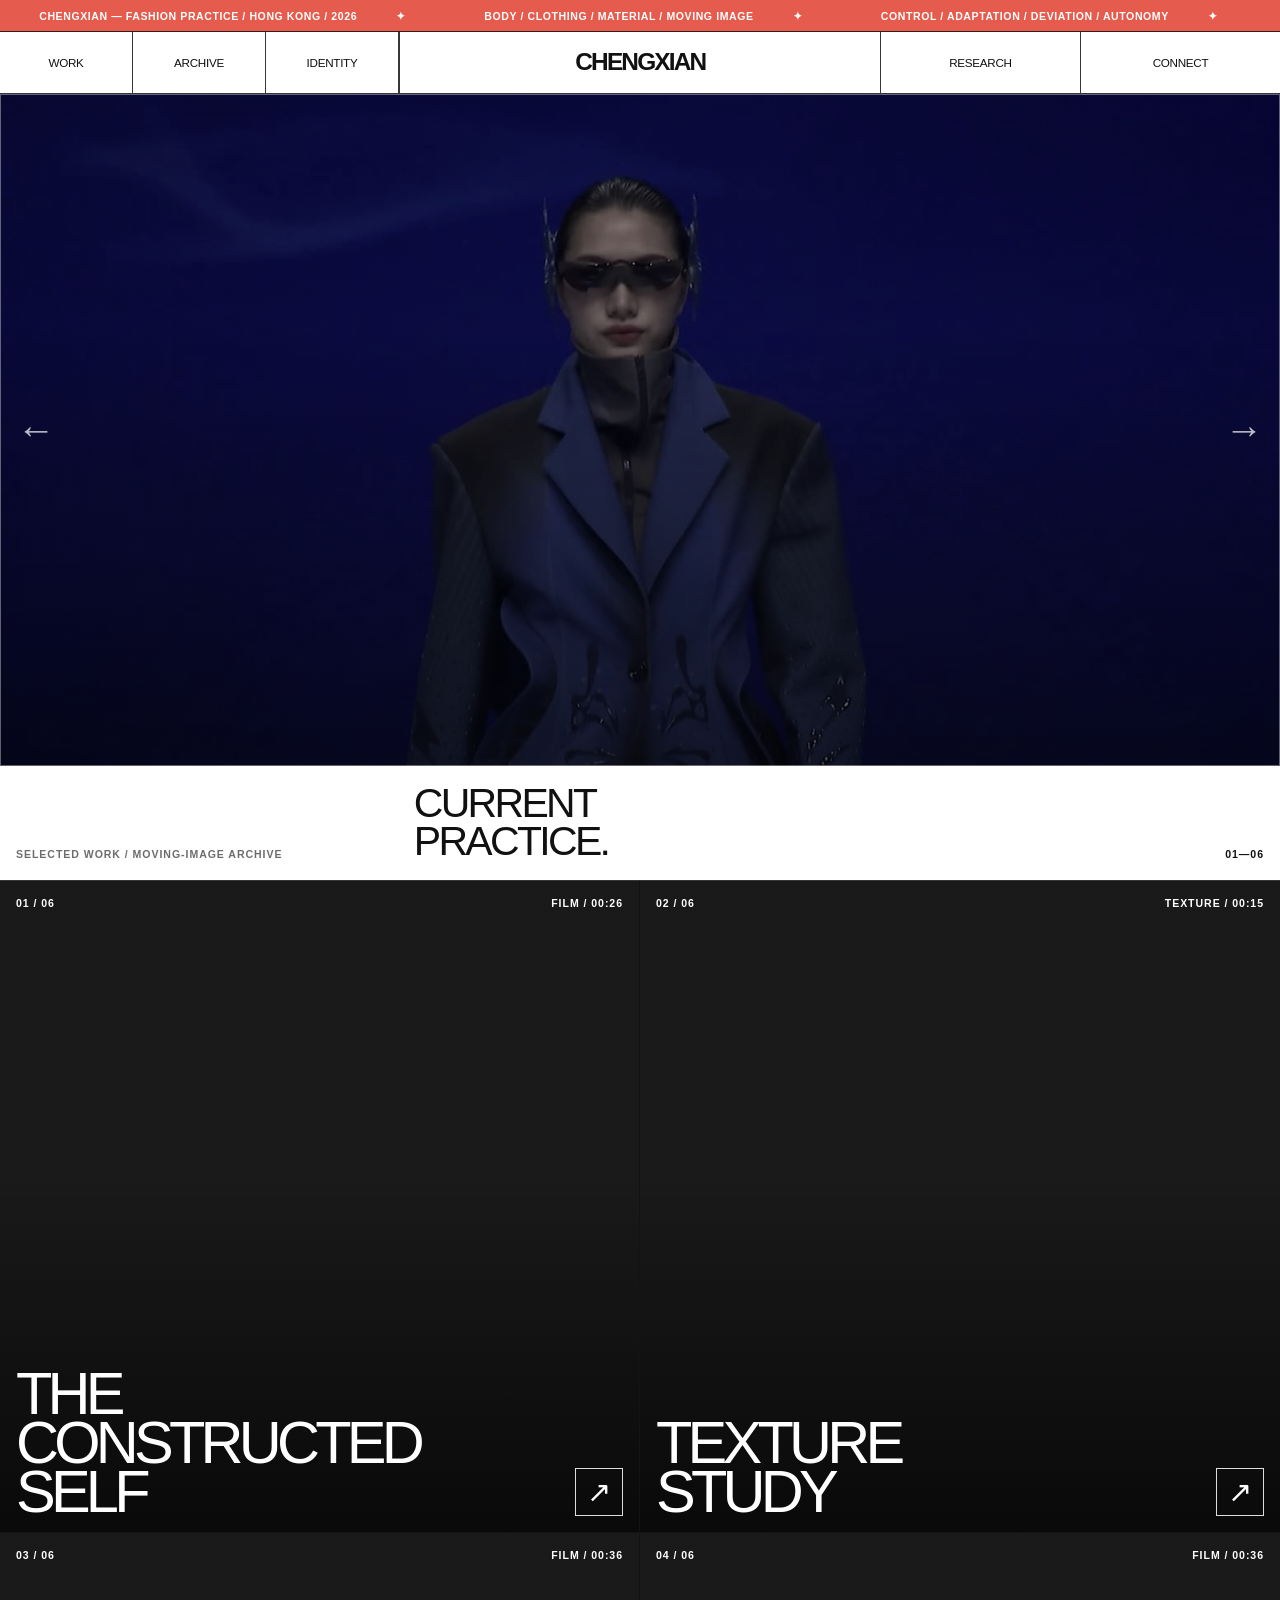
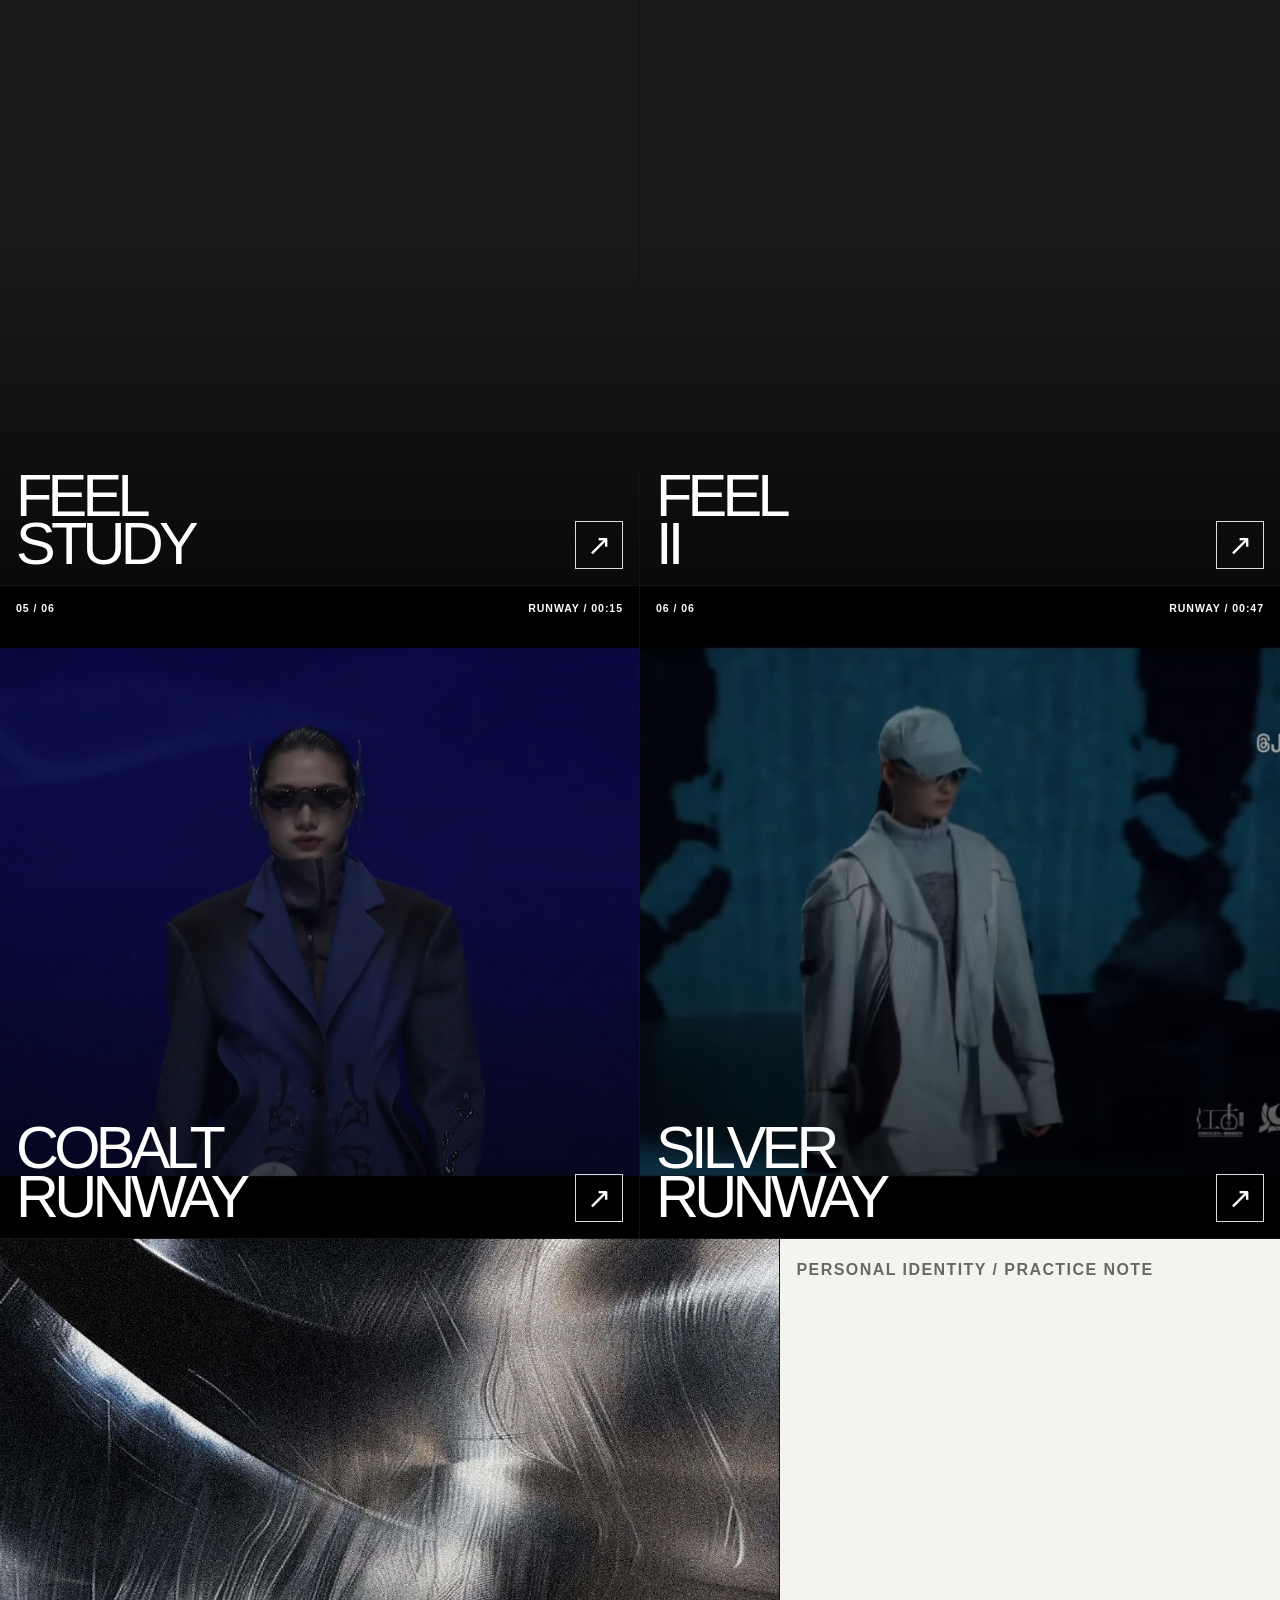
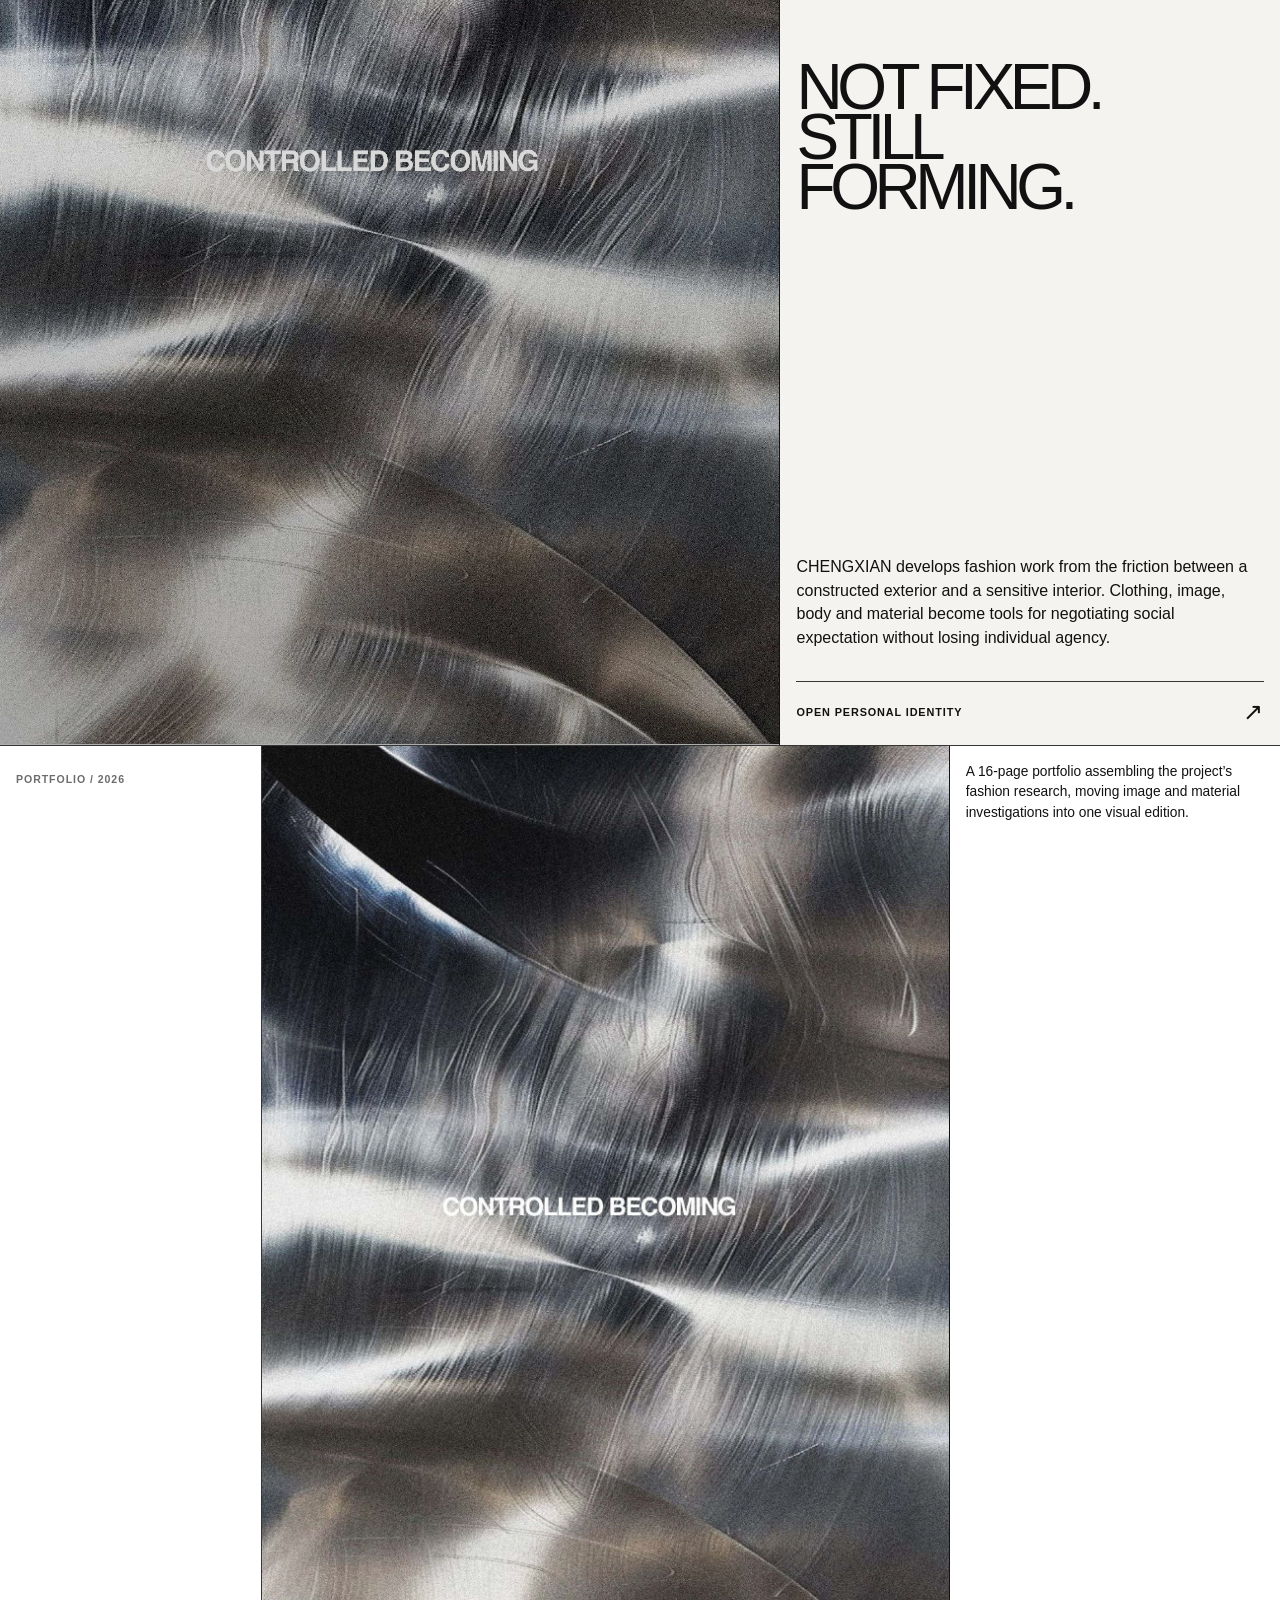
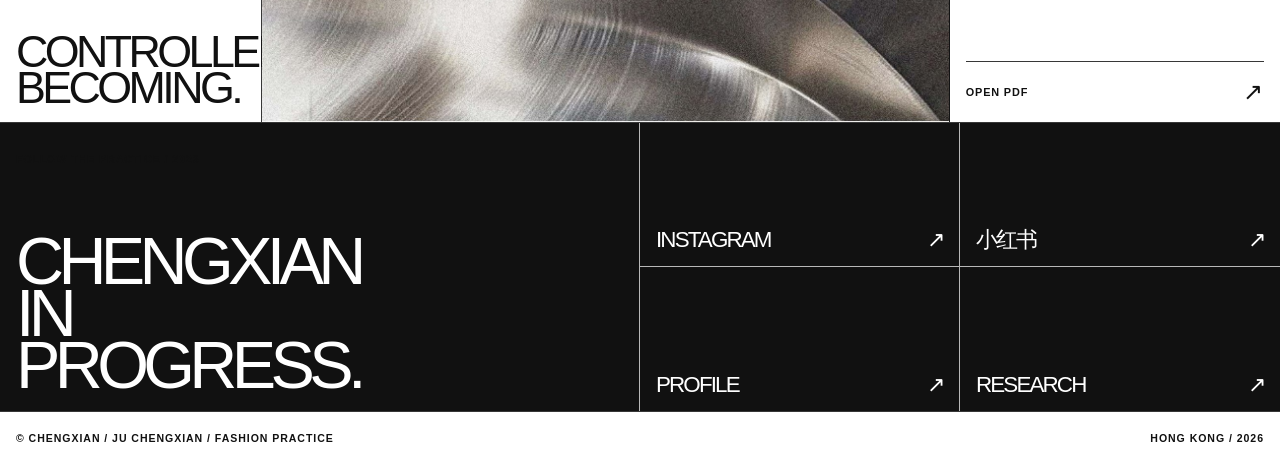
<file: index.html>
<!doctype html>
<html lang="en">
  <head>
    <meta charset="utf-8" />
    <meta name="viewport" content="width=device-width, initial-scale=1" />
    <meta name="description" content="CHENGXIAN — a fashion practice archive by Ju Chengxian, working across menswear, moving image and material research." />
    <meta name="theme-color" content="#f4f3ef" />
    <meta name="robots" content="index,follow,max-image-preview:large,max-snippet:-1,max-video-preview:-1" />
    <link rel="canonical" href="https://chengxianju103-source.github.io/chengxian-personal-video/" />
    <meta property="og:type" content="website" />
    <meta property="og:site_name" content="CHENGXIAN" />
    <meta property="og:title" content="CHENGXIAN — Fashion Practice" />
    <meta property="og:description" content="A fashion practice archive around body, material and constructed identity." />
    <meta property="og:image" content="https://chengxianju103-source.github.io/chengxian-personal-video/portfolio-cover.jpg" />
    <title>CHENGXIAN — Fashion Practice</title>
    <link rel="icon" type="image/svg+xml" href="data:image/svg+xml,%3Csvg xmlns='http://www.w3.org/2000/svg' viewBox='0 0 64 64'%3E%3Crect width='64' height='64' fill='%23111111'/%3E%3Cpath d='M13 32h38M32 13v38' stroke='%23f4f3ef' stroke-width='2'/%3E%3C/svg%3E" />
    <style>
      :root {
        --ink: #111111;
        --paper: #f4f3ef;
        --white: #ffffff;
        --signal: #e55b4e;
        --line: rgba(17, 17, 17, .84);
        --soft-line: rgba(17, 17, 17, .20);
        --muted: rgba(17, 17, 17, .62);
        --header-h: 3.8rem;
      }

      * { box-sizing: border-box; }
      html { scroll-behavior: smooth; background: var(--paper); }
      body {
        min-width: 320px;
        margin: 0;
        overflow-x: hidden;
        background: var(--paper);
        color: var(--ink);
        font-family: Arial, Helvetica, sans-serif;
        font-feature-settings: "kern" 1;
        -webkit-font-smoothing: antialiased;
      }
      a { color: inherit; text-decoration: none; }
      button { color: inherit; font: inherit; }
      button, a { -webkit-tap-highlight-color: transparent; }
      ::selection { background: var(--signal); color: var(--white); }

      .announcement {
        display: flex;
        align-items: center;
        min-height: 2rem;
        overflow: hidden;
        background: var(--signal);
        color: var(--white);
        border-bottom: 1px solid var(--line);
        white-space: nowrap;
      }
      .announcement__track {
        display: flex;
        width: max-content;
        min-width: 100%;
        animation: ticker 30s linear infinite;
        font-size: .66rem;
        font-weight: 700;
        letter-spacing: .055em;
        text-transform: uppercase;
      }
      .announcement__track span { padding: 0 2.45rem; }
      .announcement__track span::after { content: "✦"; margin-left: 2.45rem; }
      @keyframes ticker { from { transform: translateX(0); } to { transform: translateX(-30%); } }

      .site-header {
        position: sticky;
        z-index: 30;
        top: 0;
        display: grid;
        grid-template-columns: minmax(0, 1fr) minmax(16rem, 1.2fr) minmax(0, 1fr);
        min-height: var(--header-h);
        background: rgba(255, 255, 255, .98);
        border-bottom: 1px solid var(--line);
      }
      .header-group { display: flex; justify-content: stretch; }
      .header-group--left { border-right: 1px solid var(--line); }
      .header-group--right { border-left: 1px solid var(--line); }
      .header-link, .brand {
        display: inline-flex;
        align-items: center;
        justify-content: center;
        min-height: var(--header-h);
        padding: .82rem 1rem;
        border: 0;
        border-right: 1px solid var(--line);
        background: transparent;
        font-size: .73rem;
        font-weight: 500;
        letter-spacing: -.025em;
        text-align: center;
        text-transform: uppercase;
        transition: background .2s ease, color .2s ease;
      }
      .header-link { flex: 1 1 0; }
      .header-group--right .header-link { border-right: 0; border-left: 1px solid var(--line); }
      .header-group--right .header-link:first-child { border-left: 0; }
      .header-link:hover, .header-link:focus-visible {
        outline: 0;
        background: var(--ink);
        color: var(--white);
      }
      .brand {
        width: 100%;
        border: 0;
        font-size: clamp(1.06rem, 1.8vw, 1.53rem);
        font-weight: 700;
        letter-spacing: -.075em;
        text-transform: uppercase;
      }
      .brand span { display: inline-block; transform: scaleX(1.06); }

      .hero {
        position: relative;
        min-height: min(50rem, calc(100svh - 2rem - var(--header-h)));
        min-height: 42rem;
        overflow: hidden;
        background: #111;
        color: var(--white);
      }
      .hero__media, .hero__fallback, .hero__wash { position: absolute; inset: 0; width: 100%; height: 100%; }
      .hero__media { z-index: 0; object-fit: cover; object-position: 50% 50%; filter: saturate(.70) contrast(1.06) brightness(.76); }
      .hero__fallback { z-index: 0; background: linear-gradient(135deg, #2a2a2a, #111); }
      .hero__wash {
        z-index: 1;
        pointer-events: none;
        background:
          linear-gradient(180deg, rgba(0,0,0,.18), rgba(0,0,0,.04) 35%, rgba(0,0,0,.55) 100%),
          linear-gradient(90deg, rgba(0,0,0,.16), transparent 45%, rgba(0,0,0,.12));
      }
      .hero__frame {
        position: absolute;
        z-index: 2;
        inset: 0;
        border: 1px solid rgba(255,255,255,.37);
        pointer-events: none;
      }
      .hero__side {
        position: absolute;
        z-index: 5;
        top: 50%;
        display: grid;
        place-items: center;
        width: 3.8rem;
        height: 3.8rem;
        border: 0;
        background: transparent;
        color: rgba(255,255,255,.72);
        cursor: pointer;
        font-size: 2.4rem;
        font-weight: 200;
        line-height: 1;
        transform: translateY(-50%);
        transition: color .2s ease, transform .2s ease;
      }
      .hero__side:hover, .hero__side:focus-visible { color: var(--white); outline: 0; transform: translateY(-50%) scale(1.14); }
      .hero__side--prev { left: .35rem; }
      .hero__side--next { right: .35rem; }
      .hero__content {
        position: relative;
        z-index: 4;
        display: flex;
        flex-direction: column;
        align-items: center;
        justify-content: center;
        min-height: inherit;
        padding: 5rem 5rem 4rem;
        text-align: center;
      }
      .hero__meta {
        margin: 0 0 1.1rem;
        font-size: .68rem;
        font-weight: 700;
        letter-spacing: .12em;
        text-transform: uppercase;
      }
      .hero__rule { width: min(32vw, 35rem); height: 1px; margin-bottom: 1.5rem; background: rgba(255,255,255,.86); }
      .hero__title {
        max-width: 14ch;
        margin: 0;
        font-size: clamp(2.45rem, 5.1vw, 6.35rem);
        font-weight: 500;
        letter-spacing: -.07em;
        line-height: .88;
        text-transform: uppercase;
      }
      .hero__sub {
        max-width: 32rem;
        margin: 1.45rem 0 0;
        font-size: clamp(.78rem, 1.18vw, 1rem);
        font-weight: 400;
        line-height: 1.4;
      }
      .hero__open {
        display: inline-flex;
        align-items: center;
        justify-content: center;
        min-width: 11.2rem;
        min-height: 2.7rem;
        margin-top: 2.25rem;
        padding: .75rem 1rem;
        border: 1px solid rgba(255,255,255,.9);
        background: rgba(0,0,0,.08);
        color: var(--white);
        cursor: pointer;
        font-size: .67rem;
        font-weight: 700;
        letter-spacing: .08em;
        text-transform: uppercase;
        transition: background .2s ease, color .2s ease;
      }
      .hero__open:hover, .hero__open:focus-visible { outline: 0; background: var(--white); color: var(--ink); }
      .hero__foot {
        position: absolute;
        z-index: 5;
        right: 1rem;
        bottom: 1rem;
        left: 1rem;
        display: flex;
        align-items: end;
        justify-content: space-between;
        gap: 1rem;
        font-size: .66rem;
        font-weight: 700;
        letter-spacing: .1em;
        text-transform: uppercase;
      }
      .hero__foot span:last-child { text-align: right; }

      .section-title {
        display: grid;
        grid-template-columns: minmax(10rem, .48fr) minmax(0, 1fr) auto;
        gap: 1rem;
        align-items: end;
        padding: 1.2rem 1rem;
        background: var(--white);
        border-bottom: 1px solid var(--line);
      }
      .section-title__eyebrow, .section-title__index, .card__meta, .footer__meta {
        font-size: .66rem;
        font-weight: 700;
        letter-spacing: .09em;
        text-transform: uppercase;
      }
      .section-title__eyebrow { color: var(--muted); }
      .section-title h2 {
        margin: 0;
        font-size: clamp(1.6rem, 3.2vw, 3.3rem);
        font-weight: 500;
        letter-spacing: -.065em;
        line-height: .92;
        text-transform: uppercase;
      }
      .section-title__index { text-align: right; }

      .work-grid { display: grid; grid-template-columns: repeat(2, minmax(0, 1fr)); }
      .work-card {
        position: relative;
        display: block;
        min-height: clamp(31rem, 51vw, 48rem);
        overflow: hidden;
        border-right: 1px solid var(--line);
        border-bottom: 1px solid var(--line);
        background: #1d1d1d;
        color: var(--white);
      }
      .work-card:nth-child(even) { border-right: 0; }
      .work-card__media { position: absolute; inset: 0; width: 100%; height: 100%; object-fit: cover; filter: grayscale(.18) contrast(1.04) brightness(.72); transition: transform .8s cubic-bezier(.22,.61,.36,1), filter .45s ease; }
      .work-card:hover .work-card__media, .work-card:focus-visible .work-card__media { filter: grayscale(0) contrast(1.02) brightness(.9); transform: scale(1.045); }
      .work-card__shade { position: absolute; inset: 0; background: linear-gradient(180deg, rgba(0,0,0,.12), rgba(0,0,0,.12) 45%, rgba(0,0,0,.68)); }
      .work-card__content { position: absolute; inset: 0; display: flex; flex-direction: column; justify-content: space-between; padding: 1rem; }
      .work-card__top, .work-card__bottom { display: flex; justify-content: space-between; gap: 1rem; }
      .work-card__bottom { align-items: end; }
      .work-card h3 { max-width: 12ch; margin: 0; font-size: clamp(2rem, 4.65vw, 5.6rem); font-weight: 500; letter-spacing: -.08em; line-height: .82; text-transform: uppercase; }
      .work-card__arrow { display: grid; place-items: center; flex: 0 0 3rem; width: 3rem; height: 3rem; border: 1px solid rgba(255,255,255,.86); font-size: 1.8rem; transition: background .2s ease, color .2s ease; }
      .work-card:hover .work-card__arrow, .work-card:focus-visible .work-card__arrow { background: var(--white); color: var(--ink); }
      .work-card:focus-visible { outline: 3px solid var(--signal); outline-offset: -3px; }

      .statement {
        display: grid;
        grid-template-columns: minmax(0, 1fr) minmax(18rem, .64fr);
        min-height: 34rem;
        border-bottom: 1px solid var(--line);
        background: var(--paper);
      }
      .statement__image { position: relative; min-height: 31rem; overflow: hidden; border-right: 1px solid var(--line); background: #1a1a1a; }
      .statement__image img { width: 100%; height: 100%; object-fit: cover; filter: grayscale(.13) contrast(1.06); }
      .statement__image::after { position: absolute; inset: 0; content: ""; background: linear-gradient(180deg, transparent, rgba(0,0,0,.32)); }
      .statement__copy { display: flex; flex-direction: column; justify-content: space-between; padding: 1.2rem 1rem; }
      .statement__copy h2 { max-width: 10ch; margin: 4.5rem 0 2rem; font-size: clamp(2.65rem, 5vw, 5.9rem); font-weight: 500; letter-spacing: -.085em; line-height: .78; text-transform: uppercase; }
      .statement__copy p { max-width: 29rem; margin: 0; font-size: clamp(.87rem, 1.25vw, 1.08rem); line-height: 1.47; }
      .statement__link {
        display: flex;
        align-items: center;
        justify-content: space-between;
        width: 100%;
        margin-top: 2rem;
        padding: 1rem 0 0;
        border-top: 1px solid var(--line);
        font-size: .68rem;
        font-weight: 700;
        letter-spacing: .08em;
        text-transform: uppercase;
      }
      .statement__link span:last-child { font-size: 1.5rem; font-weight: 400; transition: transform .2s ease; }
      .statement__link:hover span:last-child, .statement__link:focus-visible span:last-child { transform: translate(4px,-4px); }

      .portfolio-strip {
        display: grid;
        grid-template-columns: minmax(11rem, .38fr) minmax(16rem, 1fr) minmax(12rem, .48fr);
        background: var(--white);
        border-bottom: 1px solid var(--line);
      }
      .portfolio-strip > * { min-height: 17rem; padding: 1rem; border-right: 1px solid var(--line); }
      .portfolio-strip > *:last-child { border-right: 0; }
      .portfolio-strip__label { display: flex; flex-direction: column; justify-content: space-between; }
      .portfolio-strip__label h2 { max-width: 8ch; margin: 0; font-size: clamp(1.9rem, 3.5vw, 4rem); font-weight: 500; letter-spacing: -.08em; line-height: .82; text-transform: uppercase; }
      .portfolio-strip__cover { padding: 0; overflow: hidden; background: #222; }
      .portfolio-strip__cover img { width: 100%; height: 100%; object-fit: cover; filter: grayscale(.08); transition: transform .6s cubic-bezier(.22,.61,.36,1); }
      .portfolio-strip:hover .portfolio-strip__cover img { transform: scale(1.03); }
      .portfolio-strip__cta { display: flex; flex-direction: column; justify-content: space-between; }
      .portfolio-strip__cta p { max-width: 21rem; margin: 0; font-size: .86rem; line-height: 1.46; }
      .portfolio-strip__cta a { display: inline-flex; align-items: center; justify-content: space-between; padding-top: 1rem; border-top: 1px solid var(--line); font-size: .68rem; font-weight: 700; letter-spacing: .08em; text-transform: uppercase; }
      .portfolio-strip__cta a span:last-child { font-size: 1.5rem; font-weight: 400; }

      .contact { display: grid; grid-template-columns: minmax(0, 1fr) minmax(0, 1fr); background: var(--ink); color: var(--white); }
      .contact__intro, .contact__links { min-height: 18rem; padding: 1.2rem 1rem; }
      .contact__intro { display: flex; flex-direction: column; justify-content: space-between; border-right: 1px solid rgba(255,255,255,.7); }
      .contact__intro h2 { max-width: 10ch; margin: 0; font-size: clamp(2.4rem, 5.2vw, 6.25rem); font-weight: 500; letter-spacing: -.085em; line-height: .78; text-transform: uppercase; }
      .contact__links { display: grid; grid-template-columns: repeat(2, minmax(0, 1fr)); padding: 0; }
      .contact__link { display: flex; align-items: end; justify-content: space-between; min-height: 9rem; padding: 1rem; border-right: 1px solid rgba(255,255,255,.7); border-bottom: 1px solid rgba(255,255,255,.7); font-size: clamp(1.15rem, 2.25vw, 2.6rem); font-weight: 500; letter-spacing: -.065em; line-height: .9; text-transform: uppercase; transition: background .2s ease, color .2s ease; }
      .contact__link:nth-child(even) { border-right: 0; }
      .contact__link:nth-child(n + 3) { border-bottom: 0; }
      .contact__link span { font-size: 1.4rem; font-weight: 400; }
      .contact__link:hover, .contact__link:focus-visible { outline: 0; background: var(--signal); color: var(--white); }

      .site-footer { display: flex; align-items: center; justify-content: space-between; gap: 1rem; min-height: 3.35rem; padding: .8rem 1rem; background: var(--white); border-top: 1px solid var(--line); }
      .site-footer p { margin: 0; }

      .video-dialog {
        width: min(94vw, 80rem);
        max-width: none;
        border: 1px solid var(--ink);
        padding: 0;
        background: var(--ink);
        color: var(--white);
      }
      .video-dialog::backdrop { background: rgba(0,0,0,.82); }
      .dialog__bar { display: flex; align-items: center; justify-content: space-between; gap: 1rem; min-height: 3.1rem; padding: .65rem .85rem .65rem 1rem; border-bottom: 1px solid rgba(255,255,255,.75); font-size: .67rem; font-weight: 700; letter-spacing: .09em; text-transform: uppercase; }
      .dialog__close { border: 1px solid rgba(255,255,255,.75); padding: .5rem .75rem; background: transparent; color: inherit; cursor: pointer; font-size: .64rem; font-weight: 700; letter-spacing: .06em; text-transform: uppercase; }
      .dialog__close:hover, .dialog__close:focus-visible { outline: 0; background: var(--white); color: var(--ink); }
      .dialog__video { display: block; width: 100%; max-height: 78vh; background: #000; }

      @media (max-width: 790px) {
        :root { --header-h: 3.3rem; }
        .announcement__track { font-size: .58rem; }
        .site-header { grid-template-columns: 1fr; }
        .header-group { overflow-x: auto; border-bottom: 1px solid var(--line); }
        .header-group--left, .header-group--right { justify-content: center; border-right: 0; border-left: 0; }
        .header-group--right { border-bottom: 0; }
        .header-group--left .header-link:last-child { border-right: 0; }
        .header-group--right .header-link:first-child { border-left: 0; }
        .header-link { flex: 1 0 auto; min-width: 6.2rem; padding: .65rem .75rem; font-size: .62rem; }
        .brand { min-height: 3.55rem; order: -1; }
        .hero { min-height: calc(100svh - 8.6rem); }
        .hero__content { padding: 4rem 3.4rem 4rem; }
        .hero__title { font-size: clamp(2.35rem, 11.1vw, 4.55rem); }
        .hero__rule { width: min(58vw, 22rem); }
        .hero__side { width: 2.85rem; height: 2.85rem; font-size: 1.9rem; }
        .hero__side--prev { left: 0; }
        .hero__side--next { right: 0; }
        .hero__foot { font-size: .57rem; }
        .section-title { grid-template-columns: 1fr auto; }
        .section-title__eyebrow { grid-column: 1 / -1; }
        .work-grid { grid-template-columns: 1fr; }
        .work-card, .work-card:nth-child(even) { min-height: 33rem; border-right: 0; }
        .statement { grid-template-columns: 1fr; }
        .statement__image { min-height: 26rem; border-right: 0; border-bottom: 1px solid var(--line); }
        .statement__copy h2 { margin-top: 2.4rem; }
        .portfolio-strip { grid-template-columns: 1fr; }
        .portfolio-strip > * { min-height: 12rem; border-right: 0; border-bottom: 1px solid var(--line); }
        .portfolio-strip__cover { min-height: 22rem; }
        .portfolio-strip__cta { min-height: 14rem; }
        .contact { grid-template-columns: 1fr; }
        .contact__intro { min-height: 15rem; border-right: 0; border-bottom: 1px solid rgba(255,255,255,.7); }
        .contact__links { min-height: auto; }
        .contact__link { min-height: 7.7rem; }
      }
      @media (prefers-reduced-motion: reduce) {
        html { scroll-behavior: auto; }
        *, *::before, *::after { animation-duration: .01ms !important; animation-iteration-count: 1 !important; scroll-behavior: auto !important; transition-duration: .01ms !important; }
      }
    </style>
  </head>
  <body>
    <div class="announcement" aria-label="Current practice">
      <div class="announcement__track" aria-hidden="true">
        <span>CHENGXIAN — Fashion practice / Hong Kong / 2026</span>
        <span>Body / Clothing / Material / Moving Image</span>
        <span>Control / Adaptation / Deviation / Autonomy</span>
        <span>CHENGXIAN — Fashion practice / Hong Kong / 2026</span>
        <span>Body / Clothing / Material / Moving Image</span>
        <span>Control / Adaptation / Deviation / Autonomy</span>
      </div>
    </div>

    <header class="site-header" id="top">
      <nav class="header-group header-group--left" aria-label="Primary navigation">
        <a class="header-link" href="#work">Work</a>
        <a class="header-link" href="#archive">Archive</a>
        <a class="header-link" href="personal-identity.html">Identity</a>
      </nav>
      <a class="brand" href="#top" aria-label="CHENGXIAN home"><span>CHENGXIAN</span></a>
      <nav class="header-group header-group--right" aria-label="Secondary navigation">
        <a class="header-link" href="survey.html">Research</a>
        <a class="header-link" href="connect.html">Connect</a>
      </nav>
    </header>

    <main>
      <section class="hero" aria-label="Runway films">
        <div class="hero__fallback" aria-hidden="true"></div>
        <video class="hero__media" id="hero-video" autoplay muted playsinline preload="metadata" poster="runway-cobalt.jpg" aria-hidden="true"></video>
        <div class="hero__wash" aria-hidden="true"></div>
        <div class="hero__frame" aria-hidden="true"></div>
        <button class="hero__side hero__side--prev" id="hero-prev" type="button" aria-label="Previous work">←</button>
        <button class="hero__side hero__side--next" id="hero-next" type="button" aria-label="Next work">→</button>
      </section>

      <section id="work" aria-labelledby="work-title">
        <div class="section-title">
          <span class="section-title__eyebrow">Selected work / moving-image archive</span>
          <h2 id="work-title">Current<br />Practice.</h2>
          <span class="section-title__index">01—06</span>
        </div>
        <div class="work-grid">
          <a class="work-card" href="#top" data-hero-slide="0" aria-label="Open The Constructed Self film">
            <video class="work-card__media" autoplay muted loop playsinline preload="metadata" aria-hidden="true"><source src="constructed-self-loop.mp4" type="video/mp4" /></video>
            <div class="work-card__shade" aria-hidden="true"></div>
            <div class="work-card__content">
              <div class="work-card__top card__meta"><span>01 / 06</span><span>Film / 00:26</span></div>
              <div class="work-card__bottom"><h3>The<br />Constructed Self</h3><span class="work-card__arrow" aria-hidden="true">↗</span></div>
            </div>
          </a>
          <a class="work-card" href="#top" data-hero-slide="1" aria-label="Open Texture Study">
            <video class="work-card__media" autoplay muted loop playsinline preload="metadata" aria-hidden="true"><source src="texture-study.mp4" type="video/mp4" /></video>
            <div class="work-card__shade" aria-hidden="true"></div>
            <div class="work-card__content">
              <div class="work-card__top card__meta"><span>02 / 06</span><span>Texture / 00:15</span></div>
              <div class="work-card__bottom"><h3>Texture<br />Study</h3><span class="work-card__arrow" aria-hidden="true">↗</span></div>
            </div>
          </a>
          <a class="work-card" href="#top" data-hero-slide="2" aria-label="Open Feel Study">
            <video class="work-card__media" autoplay muted loop playsinline preload="metadata" aria-hidden="true"><source src="feel-study.mp4" type="video/mp4" /></video>
            <div class="work-card__shade" aria-hidden="true"></div>
            <div class="work-card__content">
              <div class="work-card__top card__meta"><span>03 / 06</span><span>Film / 00:36</span></div>
              <div class="work-card__bottom"><h3>Feel<br />Study</h3><span class="work-card__arrow" aria-hidden="true">↗</span></div>
            </div>
          </a>
          <a class="work-card" href="#top" data-hero-slide="3" aria-label="Open Feel II study">
            <video class="work-card__media" autoplay muted loop playsinline preload="metadata" aria-hidden="true"><source src="feel-ii-study.mp4" type="video/mp4" /></video>
            <div class="work-card__shade" aria-hidden="true"></div>
            <div class="work-card__content">
              <div class="work-card__top card__meta"><span>04 / 06</span><span>Film / 00:36</span></div>
              <div class="work-card__bottom"><h3>Feel<br />II</h3><span class="work-card__arrow" aria-hidden="true">↗</span></div>
            </div>
          </a>
          <a class="work-card" href="#top" data-hero-slide="4" aria-label="Open Cobalt Runway film">
            <img class="work-card__media" src="runway-cobalt.jpg" alt="" loading="lazy" />
            <div class="work-card__shade" aria-hidden="true"></div>
            <div class="work-card__content">
              <div class="work-card__top card__meta"><span>05 / 06</span><span>Runway / 00:15</span></div>
              <div class="work-card__bottom"><h3>Cobalt<br />Runway</h3><span class="work-card__arrow" aria-hidden="true">↗</span></div>
            </div>
          </a>
          <a class="work-card" href="#top" data-hero-slide="5" aria-label="Open Silver Runway film">
            <img class="work-card__media" src="runway-silver.jpg" alt="" loading="lazy" />
            <div class="work-card__shade" aria-hidden="true"></div>
            <div class="work-card__content">
              <div class="work-card__top card__meta"><span>06 / 06</span><span>Runway / 00:47</span></div>
              <div class="work-card__bottom"><h3>Silver<br />Runway</h3><span class="work-card__arrow" aria-hidden="true">↗</span></div>
            </div>
          </a>
        </div>
      </section>

      <section class="statement" id="archive" aria-labelledby="statement-title">
        <div class="statement__image"><img src="portfolio-cover.jpg" alt="Cover image from CHENGXIAN's Controlled Becoming portfolio" loading="lazy" /></div>
        <div class="statement__copy">
          <p class="section-title__eyebrow">Personal identity / practice note</p>
          <h2 id="statement-title">Not fixed.<br />Still<br />forming.</h2>
          <div>
            <p>CHENGXIAN develops fashion work from the friction between a constructed exterior and a sensitive interior. Clothing, image, body and material become tools for negotiating social expectation without losing individual agency.</p>
            <a class="statement__link" href="personal-identity.html"><span>Open Personal Identity</span><span aria-hidden="true">↗</span></a>
          </div>
        </div>
      </section>

      <section class="portfolio-strip" aria-labelledby="portfolio-title">
        <div class="portfolio-strip__label">
          <p class="section-title__eyebrow">Portfolio / 2026</p>
          <h2 id="portfolio-title">Controlled<br />Becoming.</h2>
        </div>
        <a class="portfolio-strip__cover" href="chengxian-portfolio-2026.pdf" target="_blank" rel="noopener" aria-label="Open the Controlled Becoming portfolio PDF"><img src="portfolio-cover.jpg" alt="Controlled Becoming portfolio cover" loading="lazy" /></a>
        <div class="portfolio-strip__cta">
          <p>A 16-page portfolio assembling the project’s fashion research, moving image and material investigations into one visual edition.</p>
          <a href="chengxian-portfolio-2026.pdf" target="_blank" rel="noopener"><span>Open PDF</span><span aria-hidden="true">↗</span></a>
        </div>
      </section>

      <section class="contact" aria-labelledby="contact-title">
        <div class="contact__intro">
          <p class="section-title__eyebrow">Follow the practice / 2026</p>
          <h2 id="contact-title">CHENGXIAN<br />In<br />Progress.</h2>
        </div>
        <div class="contact__links">
          <a class="contact__link" href="https://www.instagram.com/jucessxi/" target="_blank" rel="noopener noreferrer"><span>Instagram</span><span aria-hidden="true">↗</span></a>
          <a class="contact__link" href="https://www.xiaohongshu.com/user/profile/61ec163e00000000100075e7" target="_blank" rel="noopener noreferrer"><span>小红书</span><span aria-hidden="true">↗</span></a>
          <a class="contact__link" href="connect.html"><span>Profile</span><span aria-hidden="true">↗</span></a>
          <a class="contact__link" href="survey.html"><span>Research</span><span aria-hidden="true">↗</span></a>
        </div>
      </section>
    </main>

    <footer class="site-footer">
      <p class="footer__meta">© CHENGXIAN / Ju Chengxian / Fashion Practice</p>
      <p class="footer__meta">Hong Kong / 2026</p>
    </footer>

    <dialog class="video-dialog" id="video-dialog" aria-labelledby="dialog-title">
      <div class="dialog__bar"><span id="dialog-title">CHENGXIAN / Moving Image</span><button class="dialog__close" id="dialog-close" type="button">Close ×</button></div>
      <video class="dialog__video" id="dialog-video" controls playsinline preload="metadata"><source src="personal-video.mp4" type="video/mp4" />Your browser does not support HTML video.</video>
    </dialog>

    <script>
      const slides = [
        { source: 'constructed-self-loop.mp4', player: 'personal-video.mp4', meta: '01 / 06 — Moving Image', title: 'The Constructed Self', sub: 'An ongoing fashion practice around the body, material and the ways identity is assembled, rehearsed and released.', format: 'Personal Film / 00:26' },
        { source: 'texture-study.mp4', player: 'texture-study.mp4', meta: '02 / 06 — Material Study', title: 'Texture as Evidence', sub: 'Surface records pressure, friction, reflection and change. A texture becomes an active part of the body’s story.', format: 'Texture Study / 00:15' },
        { source: 'feel-study.mp4', player: 'feel-study.mp4', meta: '03 / 06 — Moving Image', title: 'Feel Before Form', sub: 'A moving study of the moment sensation reaches the surface—before it is named, controlled or made legible.', format: 'Feel Study / 00:36' },
        { source: 'feel-ii-study.mp4', player: 'feel-ii-study.mp4', meta: '04 / 06 — Moving Image', title: 'Feeling Takes Form', sub: 'A luminous body shifts between clarity and grain, holding an inner response against the image the world is ready to see.', format: 'Feel II / 00:36' },
        { source: 'runway-cobalt', player: 'runway-cobalt', parts: ['media/runway-cobalt.00.bin', 'media/runway-cobalt.01.bin', 'media/runway-cobalt.02.bin', 'media/runway-cobalt.03.bin', 'media/runway-cobalt.04.bin'], poster: 'runway-cobalt.jpg', meta: '05 / 06 — Runway Study', homeMeta: '01 / 02 — Runway Study', title: 'Cobalt / Runway', sub: 'A saturated blue silhouette studies control, edge and projection in motion.', format: 'Runway Study / 00:15' },
        { source: 'runway-silver', player: 'runway-silver', parts: ['media/runway-silver.00.bin', 'media/runway-silver.01.bin', 'media/runway-silver.02.bin', 'media/runway-silver.03.bin', 'media/runway-silver.04.bin', 'media/runway-silver.05.bin', 'media/runway-silver.06.bin', 'media/runway-silver.07.bin', 'media/runway-silver.08.bin', 'media/runway-silver.09.bin'], poster: 'runway-silver.jpg', meta: '06 / 06 — Runway Study', homeMeta: '02 / 02 — Runway Study', title: 'Silver / Runway', sub: 'A pale layered look moves through an aquatic-blue field, tracing softness against a sharp technical frame.', format: 'Runway Study / 00:47' }
      ];
      const homeLoop = [4, 5];
      let currentSlide = homeLoop[0];
      const heroVideo = document.getElementById('hero-video');
      const dialog = document.getElementById('video-dialog');
      const dialogVideo = document.getElementById('dialog-video');
      const videoUrls = new Map();

      async function videoSourceFor(slide, usePlayer = false) {
        if (!slide.parts) return usePlayer ? slide.player : slide.source;
        if (!videoUrls.has(slide.source)) {
          const buffers = await Promise.all(slide.parts.map(async (part) => {
            const response = await fetch(part);
            if (!response.ok) throw new Error(`Unable to load ${part}`);
            return response.arrayBuffer();
          }));
          videoUrls.set(slide.source, URL.createObjectURL(new Blob(buffers, { type: 'video/mp4' })));
        }
        return videoUrls.get(slide.source);
      }

      async function setSlide(index) {
        currentSlide = (index + slides.length) % slides.length;
        const slide = slides[currentSlide];
        const requestedSlide = currentSlide;
        heroVideo.pause();
        heroVideo.poster = slide.poster || '';
        try {
          heroVideo.src = await videoSourceFor(slide);
          if (requestedSlide !== currentSlide) return;
          heroVideo.load();
          heroVideo.play().catch(() => {});
        } catch (error) {
          console.error('Unable to load selected film.', error);
        }
      }

      function currentHomeLoopIndex() {
        const index = homeLoop.indexOf(currentSlide);
        return index === -1 ? 0 : index;
      }

      function setHomeSlide(index) {
        return setSlide(homeLoop[(index + homeLoop.length) % homeLoop.length]);
      }

      document.getElementById('hero-prev').addEventListener('click', () => setHomeSlide(currentHomeLoopIndex() - 1));
      document.getElementById('hero-next').addEventListener('click', () => setHomeSlide(currentHomeLoopIndex() + 1));
      heroVideo.addEventListener('ended', () => {
        const index = homeLoop.indexOf(currentSlide);
        setHomeSlide(index === -1 ? 0 : index + 1);
      });
      document.querySelectorAll('[data-hero-slide]').forEach((card) => {
        card.addEventListener('click', (event) => { event.preventDefault(); setSlide(Number(card.dataset.heroSlide)); document.getElementById('top').scrollIntoView({ behavior: 'smooth' }); });
      });
      document.getElementById('dialog-close').addEventListener('click', () => { dialogVideo.pause(); dialog.close(); });
      dialog.addEventListener('click', (event) => { if (event.target === dialog) { dialogVideo.pause(); dialog.close(); } });
      dialog.addEventListener('cancel', () => dialogVideo.pause());
      setHomeSlide(0);
    </script>
  </body>
</html>
</file>
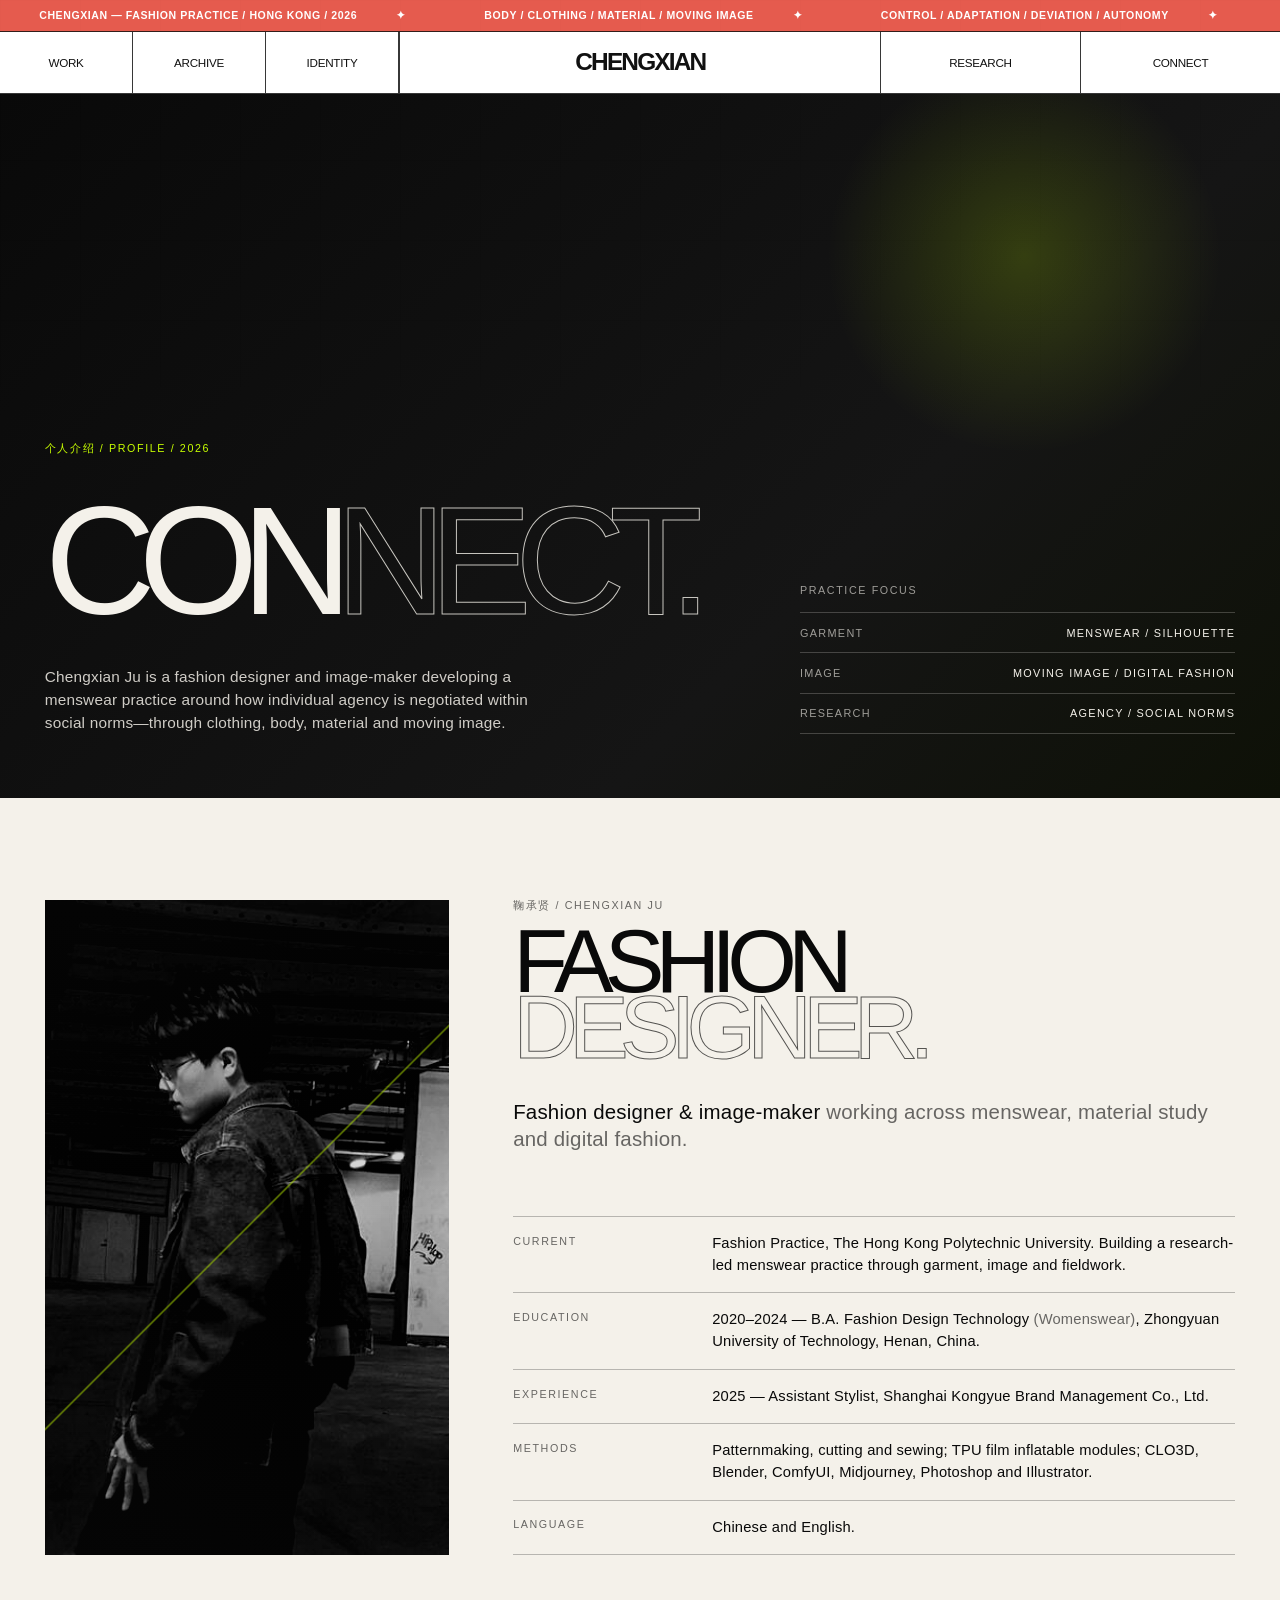
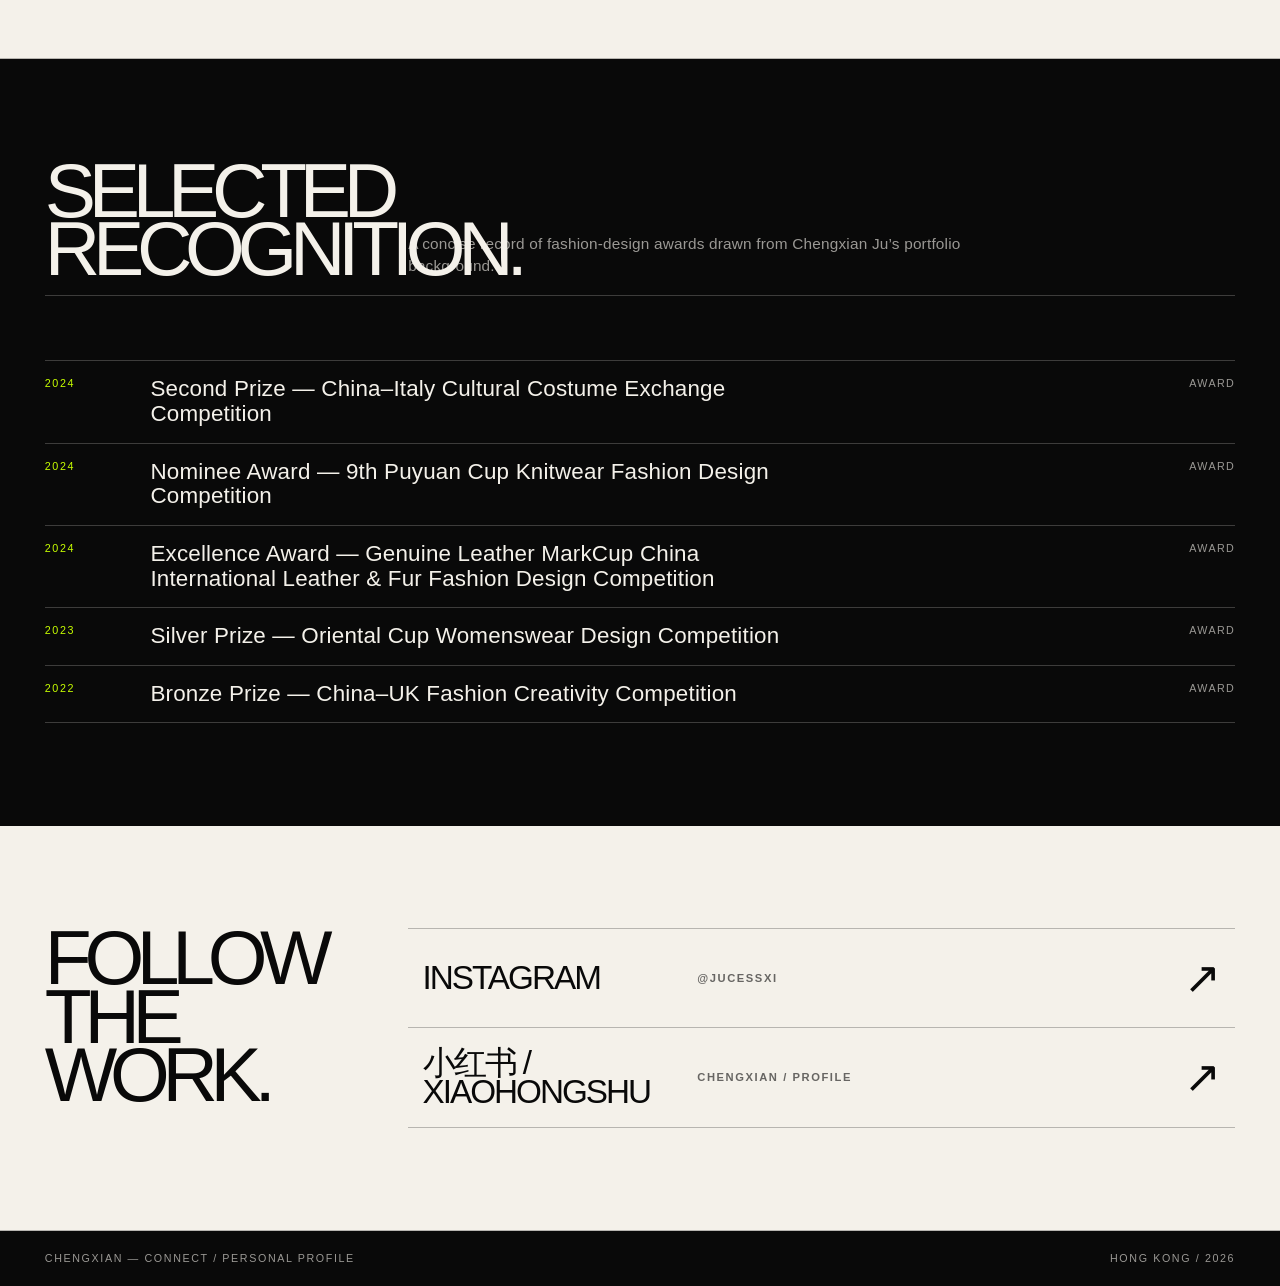
<file: connect.html>
<!doctype html>
<html lang="en">
  <head>
    <meta charset="utf-8" />
    <meta name="viewport" content="width=device-width, initial-scale=1" />
    <meta name="description" content="Connect with Chengxian Ju / 鞠承贤 — fashion designer and image-maker working across menswear, moving image, material study and digital fashion." />
    <meta name="theme-color" content="#090909" />
    <link rel="canonical" href="https://chengxianju103-source.github.io/chengxian-personal-video/connect.html" />
    <title>Connect — Chengxian Ju / 鞠承贤</title>
    <link rel="icon" type="image/svg+xml" href="data:image/svg+xml,%3Csvg xmlns='http://www.w3.org/2000/svg' viewBox='0 0 64 64'%3E%3Crect width='64' height='64' fill='%23090909'/%3E%3Cpath d='M13 32h38M32 13v38' stroke='%23f4f1ea' stroke-width='2'/%3E%3C/svg%3E" />
    <style>
      :root { --ink:#090909; --ink-soft:#151515; --paper:#f4f1ea; --muted:rgba(244,241,234,.62); --dark-muted:rgba(9,9,9,.6); --line:rgba(244,241,234,.22); --dark-line:rgba(9,9,9,.26); --acid:#c8ff00; --acid-dim:rgba(200,255,0,.14); --grid:1.25rem; }
      * { box-sizing:border-box; }
      html { background:var(--paper); scroll-behavior:smooth; }
      body { min-width:320px; margin:0; overflow-x:hidden; background:var(--paper); color:var(--ink); font-family:Arial,Helvetica,sans-serif; letter-spacing:.012em; }
      a { color:inherit; text-decoration:none; } ::selection { background:var(--acid); color:var(--ink); }
      .site-shell { position:relative; overflow:hidden; }
      .site-shell::before { position:fixed; z-index:20; inset:0; pointer-events:none; content:""; opacity:.42; background-image:linear-gradient(rgba(9,9,9,.025) 1px,transparent 1px),linear-gradient(90deg,rgba(9,9,9,.025) 1px,transparent 1px); background-size:calc(var(--grid) * 4) calc(var(--grid) * 4); mask-image:linear-gradient(to bottom,rgba(0,0,0,.9),transparent 80%); }
      .site-header { position:relative; z-index:5; display:grid; grid-template-columns:1fr auto; gap:1rem; align-items:start; padding:clamp(1rem,2.2vw,2.35rem); background:var(--ink); color:var(--paper); text-transform:uppercase; }
      .brand-lockup { display:inline-flex; flex-direction:column; gap:.28rem; width:max-content; }
      .brand-mark { font-size:clamp(1rem,1.7vw,1.34rem); font-weight:700; letter-spacing:-.055em; }
      .brand-sub,.micro-label,.nav-link,.section-kicker,.fact-label,.register-label,.social-label,.footer-meta { font-size:.67rem; line-height:1.1; letter-spacing:.15em; text-transform:uppercase; }
      .brand-sub { color:var(--muted); }
      .header-actions { display:flex; flex-wrap:wrap; justify-content:flex-end; gap:.48rem; max-width:40rem; }
      .nav-link { display:inline-flex; min-height:2.3rem; align-items:center; justify-content:center; border:1px solid var(--line); padding:.72rem .78rem; background:rgba(9,9,9,.42); color:var(--paper); transition:border-color .18s ease,color .18s ease,background .18s ease,transform .18s ease; }
      .nav-link:hover,.nav-link:focus-visible { border-color:var(--acid); background:var(--acid); color:var(--ink); outline:none; transform:translateY(-2px); }
      .nav-link[aria-current="page"] { border-color:rgba(200,255,0,.8); color:var(--acid); }
      .connect-hero { display:grid; grid-template-columns:minmax(0,1.2fr) minmax(17rem,.8fr); gap:clamp(2rem,8vw,10rem); min-height:clamp(29rem,55vw,48rem); align-items:end; padding:clamp(3rem,9vw,9rem) clamp(1rem,3.5vw,4rem) clamp(2.4rem,5vw,5rem); background:radial-gradient(circle at 80% 23%,rgba(200,255,0,.18),transparent 17%),linear-gradient(135deg,#090909 0%,#151515 66%,#0e1107 100%); color:var(--paper); }
      .connect-kicker { margin:0 0 clamp(1.5rem,4vw,4rem); color:var(--acid); }
      .connect-title { max-width:8ch; margin:0; font-size:clamp(4.5rem,12vw,14rem); font-weight:500; line-height:.72; letter-spacing:-.11em; text-transform:uppercase; }
      .connect-title .outline { color:transparent; -webkit-text-stroke:1px rgba(244,241,234,.8); }
      .connect-intro { max-width:31rem; margin:clamp(1.7rem,4vw,3rem) 0 0; color:rgba(244,241,234,.84); font-size:clamp(.95rem,1.2vw,1.1rem); line-height:1.5; }
      .connect-side { display:grid; align-content:end; gap:1rem; }
      .side-label { margin:0; color:var(--muted); font-size:.67rem; letter-spacing:.15em; text-transform:uppercase; }
      .side-list { display:grid; border-top:1px solid var(--line); }
      .side-list span { display:flex; justify-content:space-between; gap:1rem; padding:.85rem 0; border-bottom:1px solid var(--line); color:var(--muted); font-size:.68rem; letter-spacing:.12em; text-transform:uppercase; }
      .side-list strong { color:var(--paper); font-weight:500; text-align:right; }
      .profile-sheet { display:grid; grid-template-columns:minmax(15rem,.56fr) minmax(0,1fr); gap:clamp(1.5rem,5vw,6rem); padding:clamp(3.5rem,8vw,8rem) clamp(1rem,3.5vw,4rem); border-bottom:1px solid var(--dark-line); }
      .profile-signal { position:relative; isolation:isolate; display:flex; flex-direction:column; justify-content:space-between; min-height:clamp(24rem,42vw,37rem); overflow:hidden; padding:clamp(1rem,2.4vw,2rem); background:var(--ink); color:var(--paper); }
      .profile-portrait { position:absolute; z-index:0; inset:0; width:100%; height:100%; object-fit:cover; object-position:50% 42%; filter:grayscale(1) contrast(1.12) brightness(.9); transform:scale(1.01); }
      .profile-signal::before { position:absolute; z-index:1; inset:0; content:""; background:linear-gradient(180deg,rgba(9,9,9,.34) 0%,rgba(9,9,9,.06) 44%,rgba(9,9,9,.42) 100%),linear-gradient(90deg,rgba(9,9,9,.14),transparent 62%); pointer-events:none; }
      .profile-signal::after { position:absolute; z-index:1; inset:0; content:""; background:linear-gradient(135deg,transparent 49.8%,rgba(200,255,0,.52) 50%,transparent 50.2%),linear-gradient(90deg,transparent 17%,rgba(244,241,234,.16) 17.1%,transparent 17.2%); pointer-events:none; }
      .profile-content { align-self:center; }
      .section-kicker { margin:0 0 1rem; color:var(--dark-muted); }
      .profile-name { max-width:10ch; margin:0; font-size:clamp(3rem,7vw,8.5rem); font-weight:500; line-height:.74; letter-spacing:-.1em; text-transform:uppercase; }
      .profile-name .outline { color:transparent; -webkit-text-stroke:1px rgba(9,9,9,.68); }
      .profile-role { margin:clamp(1.4rem,3vw,2.5rem) 0 0; font-size:clamp(1.05rem,1.6vw,1.42rem); line-height:1.3; }
      .profile-role span { color:var(--dark-muted); }
      .fact-list { margin-top:clamp(2.5rem,5vw,5rem); border-top:1px solid var(--dark-line); }
      .fact-row { display:grid; grid-template-columns:minmax(7.4rem,.35fr) minmax(0,1fr); gap:1rem; padding:1rem 0; border-bottom:1px solid var(--dark-line); }
      .fact-label { color:var(--dark-muted); padding-top:.18rem; }
      .fact-row p { max-width:43rem; margin:0; font-size:clamp(.92rem,1.15vw,1.05rem); line-height:1.47; }
      .fact-row em { color:var(--dark-muted); font-style:normal; }
      .recognition { padding:clamp(3.5rem,8vw,8rem) clamp(1rem,3.5vw,4rem); background:var(--ink); color:var(--paper); }
      .recognition-head { display:grid; grid-template-columns:minmax(11rem,.42fr) minmax(0,1fr); gap:1rem; padding-bottom:1.1rem; border-bottom:1px solid var(--line); }
      .recognition-head h2 { max-width:9ch; margin:0; font-size:clamp(2.8rem,6vw,7.4rem); font-weight:500; line-height:.76; letter-spacing:-.095em; text-transform:uppercase; }
      .recognition-head p { align-self:end; max-width:35rem; margin:0; color:var(--muted); font-size:clamp(.9rem,1.2vw,1.08rem); line-height:1.46; }
      .recognition-list { margin:clamp(2rem,5vw,5rem) 0 0; padding:0; list-style:none; border-top:1px solid var(--line); }
      .recognition-list li { display:grid; grid-template-columns:clamp(3rem,7vw,6rem) minmax(0,1fr) auto; gap:1rem; align-items:start; padding:1rem 0; border-bottom:1px solid var(--line); }
      .recognition-year { color:var(--acid); font-size:.67rem; letter-spacing:.15em; }
      .recognition-title { max-width:42rem; font-size:clamp(1rem,1.75vw,1.65rem); font-weight:500; line-height:1.1; }
      .recognition-type { color:var(--muted); font-size:.67rem; letter-spacing:.13em; text-align:right; text-transform:uppercase; }
      .connect-social { display:grid; grid-template-columns:minmax(11rem,.42fr) minmax(0,1fr); gap:1rem; padding:clamp(3.5rem,8vw,8rem) clamp(1rem,3.5vw,4rem); border-bottom:1px solid var(--dark-line); }
      .connect-social h2 { max-width:8ch; margin:0; font-size:clamp(2.7rem,6vw,7.2rem); font-weight:500; line-height:.76; letter-spacing:-.095em; text-transform:uppercase; }
      .connect-social-main { border-top:1px solid var(--dark-line); }
      .social-link { display:grid; grid-template-columns:minmax(11rem,.55fr) minmax(0,1fr) auto; gap:1rem; align-items:center; min-height:6.2rem; border-bottom:1px solid var(--dark-line); padding:.9rem; transition:background .18s ease,color .18s ease; }
      .social-link:hover,.social-link:focus-visible { background:var(--acid); color:var(--ink); outline:none; }
      .social-label { font-size:clamp(1.25rem,2.6vw,2.7rem); font-weight:500; line-height:.9; letter-spacing:-.06em; }
      .social-handle { color:var(--dark-muted); font-size:.7rem; font-weight:700; letter-spacing:.14em; text-transform:uppercase; transition:color .18s ease; }
      .social-link:hover .social-handle,.social-link:focus-visible .social-handle { color:rgba(9,9,9,.7); }
      .social-arrow { font-size:clamp(1.7rem,3.4vw,3.5rem); font-weight:400; line-height:1; transition:transform .18s ease; }
      .social-link:hover .social-arrow,.social-link:focus-visible .social-arrow { transform:translate(4px,-4px); }
      .site-footer { display:flex; justify-content:space-between; gap:1rem; padding:1.35rem clamp(1rem,3.5vw,4rem); background:var(--ink); color:var(--muted); }
      .site-footer p { margin:0; }
      @media (max-width:780px) {
        .site-header,.connect-hero,.profile-sheet,.recognition-head,.connect-social { grid-template-columns:1fr; }
        .header-actions { justify-content:flex-start; max-width:none; }
        .connect-hero { min-height:42rem; }
        .connect-side { max-width:none; }
        .profile-signal { min-height:21rem; }
        .fact-row { grid-template-columns:1fr; gap:.45rem; }
        .recognition-head { gap:1.5rem; }
        .recognition-list li { grid-template-columns:3rem 1fr; }
        .recognition-type { grid-column:2; text-align:left; }
        .social-link { grid-template-columns:minmax(0,1fr) auto; }
        .social-handle { grid-column:1; grid-row:2; }
        .social-arrow { grid-column:2; grid-row:1 / span 2; }
        .site-footer { flex-direction:column; }
      }
      @media (max-width:480px) {
        .site-header { padding:1rem; }
        .nav-link { min-height:2.15rem; padding:.63rem .58rem; font-size:.59rem; }
        .connect-hero,.profile-sheet,.recognition,.connect-social { padding-right:1rem; padding-left:1rem; }
        .connect-title { font-size:clamp(4.15rem,19vw,6.5rem); }
      }
      @media (prefers-reduced-motion:reduce) { *,*::before,*::after { scroll-behavior:auto !important; transition:none !important; } }
    </style>
      <link rel="stylesheet" href="brand-chrome.css" />
  </head>
  <body>
    <div class="site-shell">
      <div class="announcement" aria-label="Current practice"><div class="announcement__track" aria-hidden="true"><span>CHENGXIAN — Fashion practice / Hong Kong / 2026</span><span>Body / Clothing / Material / Moving Image</span><span>Control / Adaptation / Deviation / Autonomy</span><span>CHENGXIAN — Fashion practice / Hong Kong / 2026</span><span>Body / Clothing / Material / Moving Image</span><span>Control / Adaptation / Deviation / Autonomy</span></div></div><header class="brand-header"><nav class="brand-header__group brand-header__group--left" aria-label="Primary navigation"><a class="brand-header__link" href="./#work">Work</a><a class="brand-header__link" href="./#archive">Archive</a><a class="brand-header__link" href="personal-identity.html">Identity</a></nav><a class="brand-header__mark" href="./" aria-label="CHENGXIAN home"><span>CHENGXIAN</span></a><nav class="brand-header__group brand-header__group--right" aria-label="Secondary navigation"><a class="brand-header__link" href="survey.html">Research</a><a class="brand-header__link" href="connect.html" aria-current="page">Connect</a></nav></header>

      <main>
        <section class="connect-hero" aria-labelledby="connect-title">
          <div>
            <p class="connect-kicker micro-label">个人介绍 / Profile / 2026</p>
            <h1 class="connect-title" id="connect-title">Con<span class="outline">nect.</span></h1>
            <p class="connect-intro">Chengxian Ju is a fashion designer and image-maker developing a menswear practice around how individual agency is negotiated within social norms—through clothing, body, material and moving image.</p>
          </div>
          <aside class="connect-side" aria-label="Profile focus">
            <p class="side-label">Practice focus</p>
            <div class="side-list">
              <span>Garment<strong>Menswear / silhouette</strong></span>
              <span>Image<strong>Moving image / digital fashion</strong></span>
              <span>Research<strong>Agency / social norms</strong></span>
            </div>
          </aside>
        </section>

        <section class="profile-sheet" aria-labelledby="profile-name">
          <div class="profile-signal">
            <img class="profile-portrait" src="assets/chengxian-ju-portrait.jpg" alt="Portrait of Chengxian Ju in a dark denim jacket" width="640" height="633" decoding="async" />
          </div>
          <div class="profile-content">
            <p class="section-kicker">鞠承贤 / Chengxian Ju</p>
            <h2 class="profile-name" id="profile-name">Fashion<br /><span class="outline">Designer.</span></h2>
            <p class="profile-role">Fashion designer &amp; image-maker <span>working across menswear, material study and digital fashion.</span></p>
            <div class="fact-list">
              <article class="fact-row">
                <span class="fact-label">Current</span>
                <p>Fashion Practice, The Hong Kong Polytechnic University. Building a research-led menswear practice through garment, image and fieldwork.</p>
              </article>
              <article class="fact-row">
                <span class="fact-label">Education</span>
                <p>2020–2024 — B.A. Fashion Design Technology <em>(Womenswear)</em>, Zhongyuan University of Technology, Henan, China.</p>
              </article>
              <article class="fact-row">
                <span class="fact-label">Experience</span>
                <p>2025 — Assistant Stylist, Shanghai Kongyue Brand Management Co., Ltd.</p>
              </article>
              <article class="fact-row">
                <span class="fact-label">Methods</span>
                <p>Patternmaking, cutting and sewing; TPU film inflatable modules; CLO3D, Blender, ComfyUI, Midjourney, Photoshop and Illustrator.</p>
              </article>
              <article class="fact-row">
                <span class="fact-label">Language</span>
                <p>Chinese and English.</p>
              </article>
            </div>
          </div>
        </section>

        <section class="recognition" aria-labelledby="recognition-title">
          <div class="recognition-head">
            <h2 id="recognition-title">Selected<br />Recognition.</h2>
            <p>A concise record of fashion-design awards drawn from Chengxian Ju’s portfolio background.</p>
          </div>
          <ol class="recognition-list">
            <li><span class="recognition-year">2024</span><span class="recognition-title">Second Prize — China–Italy Cultural Costume Exchange Competition</span><span class="recognition-type">Award</span></li>
            <li><span class="recognition-year">2024</span><span class="recognition-title">Nominee Award — 9th Puyuan Cup Knitwear Fashion Design Competition</span><span class="recognition-type">Award</span></li>
            <li><span class="recognition-year">2024</span><span class="recognition-title">Excellence Award — Genuine Leather MarkCup China International Leather &amp; Fur Fashion Design Competition</span><span class="recognition-type">Award</span></li>
            <li><span class="recognition-year">2023</span><span class="recognition-title">Silver Prize — Oriental Cup Womenswear Design Competition</span><span class="recognition-type">Award</span></li>
            <li><span class="recognition-year">2022</span><span class="recognition-title">Bronze Prize — China–UK Fashion Creativity Competition</span><span class="recognition-type">Award</span></li>
          </ol>
        </section>

        <section class="connect-social" aria-labelledby="social-title">
          <h2 id="social-title">Follow<br />the work.</h2>
          <div class="connect-social-main">
            <a class="social-link" href="https://www.instagram.com/jucessxi/" target="_blank" rel="noopener noreferrer" aria-label="Open CHENGXIAN's Instagram, @jucessxi, in a new tab">
              <span class="social-label">Instagram</span>
              <span class="social-handle">@jucessxi</span>
              <span class="social-arrow" aria-hidden="true">↗</span>
            </a>
            <a class="social-link" href="https://www.xiaohongshu.com/user/profile/61ec163e00000000100075e7" target="_blank" rel="noopener noreferrer" aria-label="Open CHENGXIAN's Xiaohongshu profile in a new tab">
              <span class="social-label">小红书 / Xiaohongshu</span>
              <span class="social-handle">Chengxian / profile</span>
              <span class="social-arrow" aria-hidden="true">↗</span>
            </a>
          </div>
        </section>
      </main>

      <footer class="site-footer">
        <p class="micro-label">CHENGXIAN — Connect / Personal profile</p>
        <p class="footer-meta">Hong Kong / 2026</p>
      </footer>
    </div>
  </body>
</html>
</file>
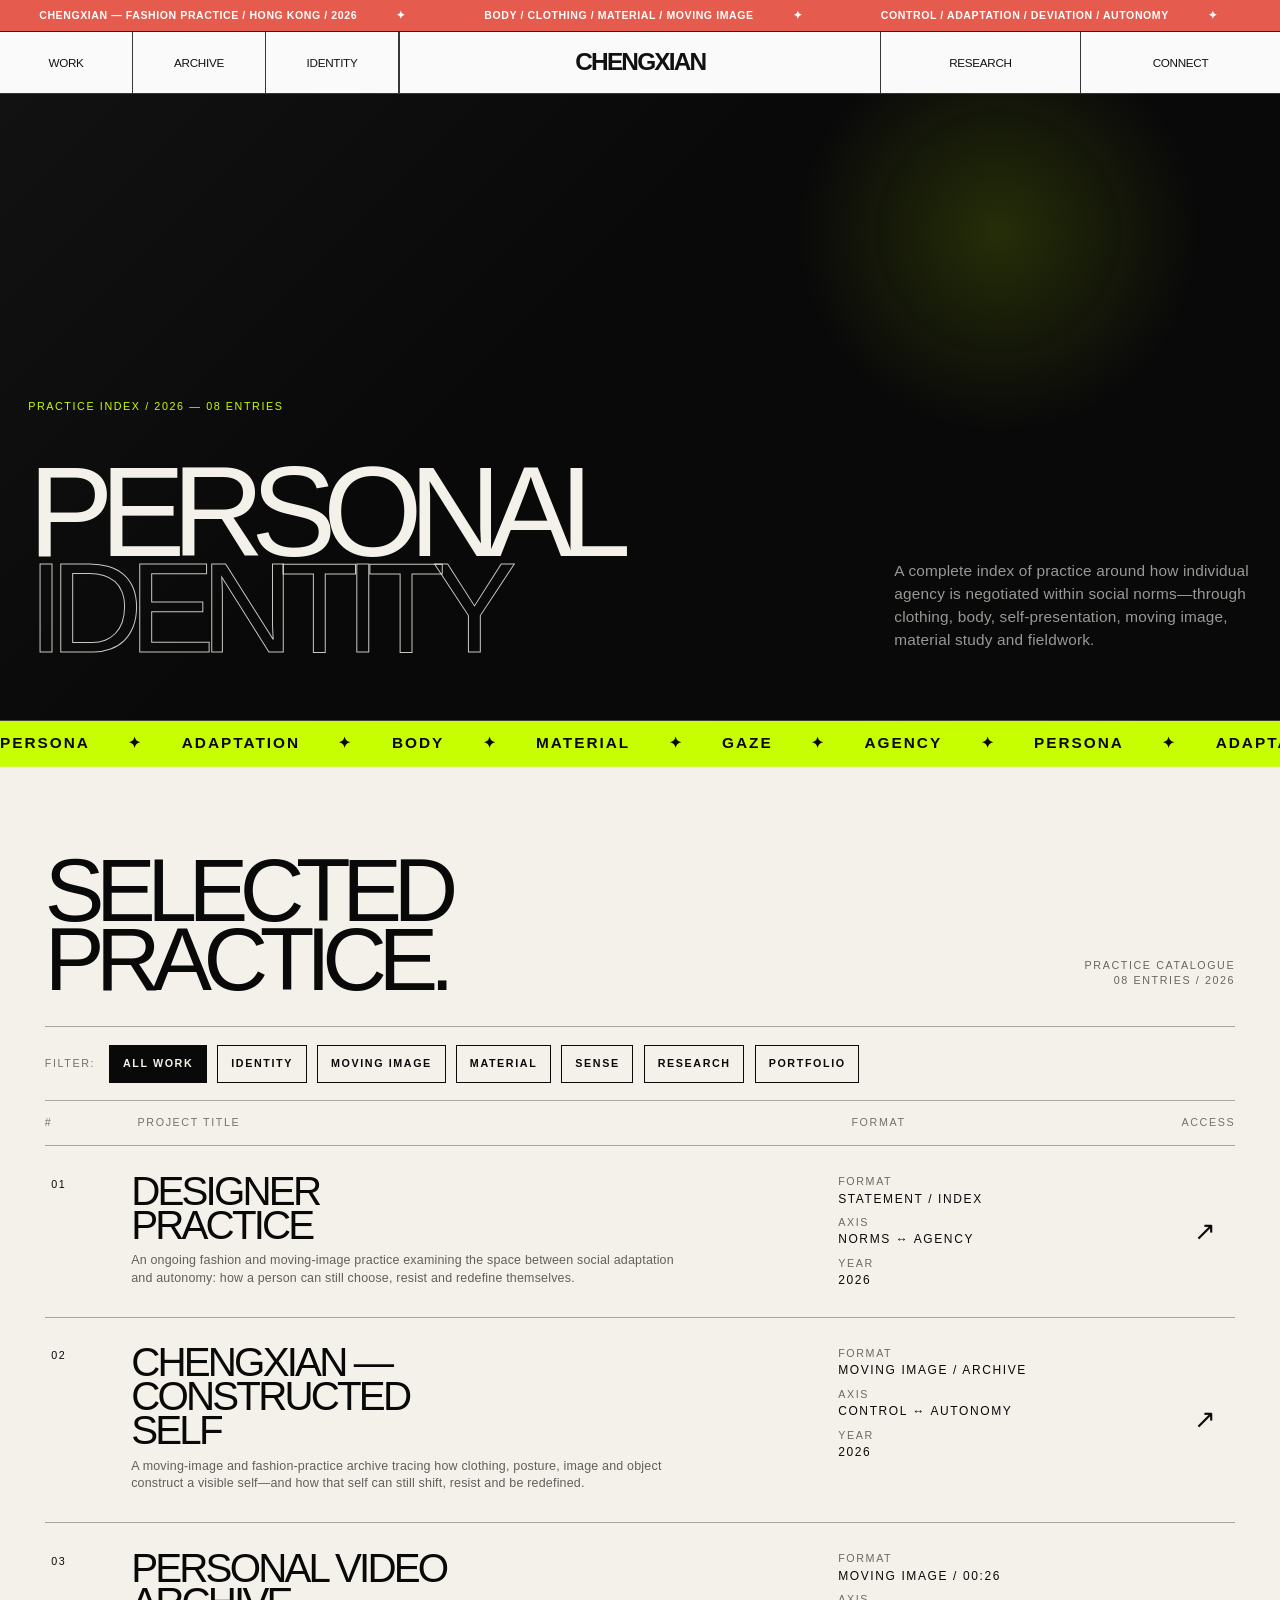
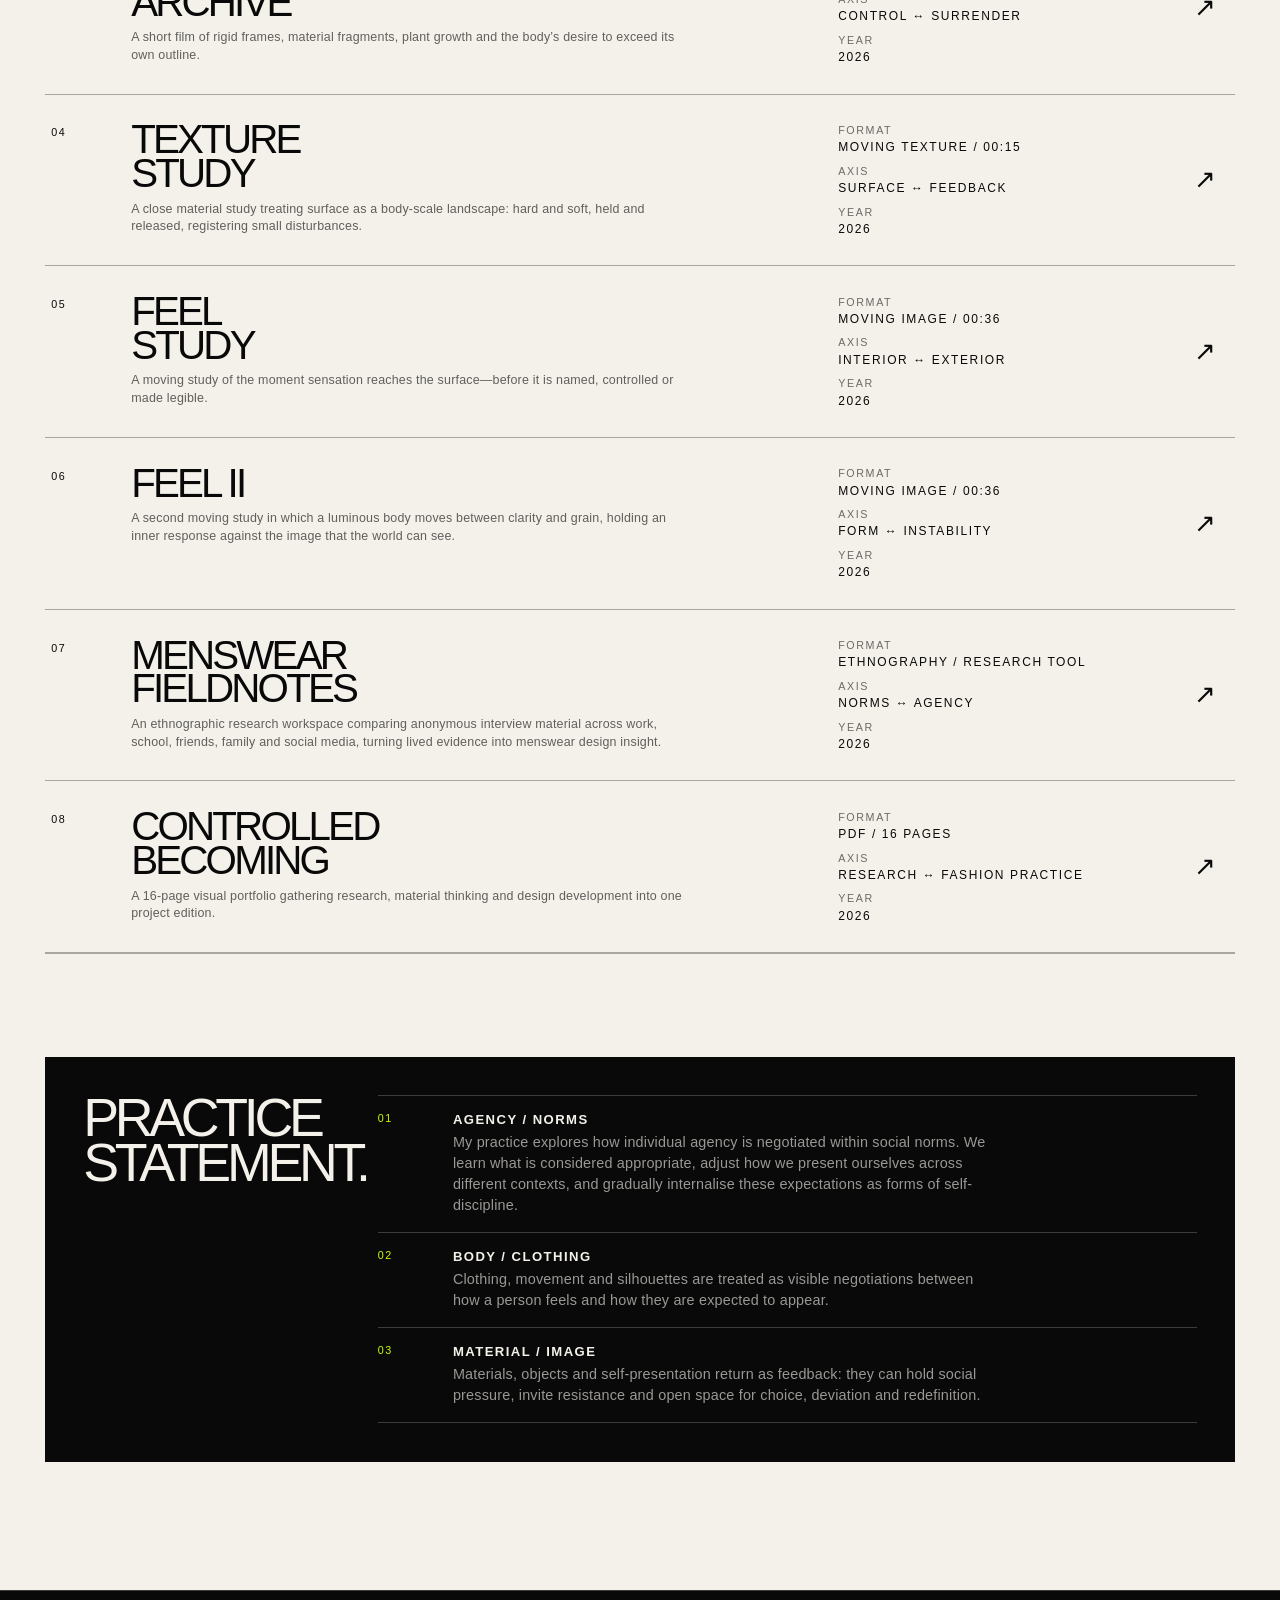
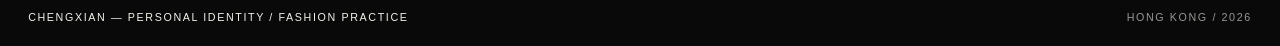
<file: personal-identity.html>
<!doctype html>
<html lang="en">
  <head>
    <meta charset="utf-8" />
    <meta name="viewport" content="width=device-width, initial-scale=1" />
    <meta name="description" content="Personal Identity by 鞠承贤 / JU CHENGXIAN — a project index connecting constructed self, menswear ethnography, clothing, body and social norms." />
    <meta name="theme-color" content="#090909" />
    <link rel="canonical" href="https://chengxianju103-source.github.io/chengxian-personal-video/personal-identity.html" />
    <title>Personal Identity — 鞠承贤 / JU CHENGXIAN</title>
    <style>
      :root { color-scheme:dark; --ink:#090909; --ink-soft:#151515; --paper:#f4f1ea; --muted:rgba(244,241,234,.62); --line:rgba(244,241,234,.22); --acid:#c8ff00; --grid:1.25rem; }
      * { box-sizing:border-box; }
      html { background:var(--ink); scroll-behavior:smooth; }
      body { min-width:320px; margin:0; overflow-x:hidden; background:var(--ink); color:var(--paper); font-family:Arial,Helvetica,sans-serif; letter-spacing:.012em; }
      a,button { color:inherit; font:inherit; } a { text-decoration:none; } button { cursor:pointer; } ::selection { background:var(--acid); color:var(--ink); }
      .site-shell { min-height:100vh; position:relative; isolation:isolate; }
      .site-shell::before { position:fixed; z-index:20; inset:0; pointer-events:none; content:""; opacity:.24; background-image:linear-gradient(rgba(255,255,255,.02) 1px,transparent 1px),linear-gradient(90deg,rgba(255,255,255,.015) 1px,transparent 1px); background-size:calc(var(--grid) * 4) calc(var(--grid) * 4); mask-image:linear-gradient(to bottom,rgba(0,0,0,.9),transparent 82%); }
      .site-header { display:grid; grid-template-columns:1fr auto; gap:1rem; align-items:start; padding:clamp(1rem,2.2vw,2.35rem); border-bottom:1px solid var(--line); text-transform:uppercase; }
      .brand-lockup { display:inline-flex; flex-direction:column; gap:.28rem; width:max-content; }
      .brand-mark { font-size:clamp(1rem,1.7vw,1.34rem); font-weight:700; letter-spacing:-.055em; }
      .brand-sub,.micro-label,.nav-link,.filter-label,.filter-button,.register-label,.project-meta,.project-number,.project-link,.footer-meta { font-size:.67rem; line-height:1.1; letter-spacing:.15em; text-transform:uppercase; }
      .brand-sub,.page-intro,.project-description,.index-item p,.footer-meta { color:var(--muted); }
      .header-actions { display:flex; flex-wrap:wrap; justify-content:flex-end; gap:.48rem; max-width:47rem; }
      .nav-link { display:inline-flex; min-height:2.3rem; align-items:center; justify-content:center; border:1px solid var(--line); padding:.72rem .78rem; background:rgba(9,9,9,.42); transition:border-color .18s ease,color .18s ease,background .18s ease,transform .18s ease; }
      .nav-link:hover,.nav-link:focus-visible { border-color:var(--acid); background:var(--acid); color:var(--ink); outline:none; transform:translateY(-2px); }
      .nav-link[aria-current="page"] { border-color:rgba(200,255,0,.8); color:var(--acid); }
      .page-head { display:grid; grid-template-columns:minmax(0,1.4fr) minmax(14rem,.6fr); gap:2rem; min-height:clamp(26rem,49vw,41rem); align-items:end; padding:clamp(2rem,5vw,6rem) clamp(1rem,2.2vw,2.35rem); border-bottom:1px solid var(--line); background:radial-gradient(circle at 78% 22%,rgba(200,255,0,.15),transparent 18%),linear-gradient(135deg,rgba(255,255,255,.035),transparent 42%); }
      .micro-label { margin:0 0 clamp(1.5rem,4vw,4rem); color:var(--acid); }
      .page-title { max-width:10ch; margin:0; font-size:clamp(4.1rem,10vw,12rem); font-weight:500; line-height:.75; letter-spacing:-.105em; text-transform:uppercase; }
      .page-title .outline { color:transparent; -webkit-text-stroke:1px rgba(244,241,234,.82); }
      .page-intro { align-self:end; max-width:28rem; margin:0 0 .28rem; font-size:clamp(.95rem,1.2vw,1.1rem); line-height:1.5; }
      .ticker { overflow:hidden; border-bottom:1px solid var(--line); background:var(--acid); color:var(--ink); white-space:nowrap; }
      .ticker-track { display:inline-flex; gap:2.4rem; min-width:max-content; padding:.84rem 0; font-size:clamp(.8rem,1.2vw,1rem); font-weight:700; letter-spacing:.13em; text-transform:uppercase; animation:ticker 30s linear infinite; }
      .ticker-track span::after { margin-left:2.4rem; content:"✦"; }
      @keyframes ticker { from { transform:translateX(0); } to { transform:translateX(-50%); } }
      .project-zone { padding:clamp(2.2rem,5vw,5.2rem) clamp(1rem,2.2vw,2.35rem) clamp(4.5rem,10vw,9rem); }
      .filter-bar { display:flex; flex-wrap:wrap; gap:.55rem .72rem; align-items:center; padding-bottom:1.2rem; border-bottom:1px solid var(--line); }
      .filter-label { margin-right:.22rem; color:var(--muted); }
      .filter-button { min-height:2.35rem; border:1px solid var(--paper); padding:.66rem .8rem; background:transparent; color:var(--paper); font-weight:700; transition:background .18s ease,color .18s ease,transform .18s ease; }
      .filter-button:hover,.filter-button:focus-visible,.filter-button.is-active { background:var(--paper); color:var(--ink); outline:none; transform:translateY(-2px); }
      .project-register { border-bottom:1px solid var(--line); }
      .register-head { display:grid; grid-template-columns:clamp(2rem,6vw,5rem) minmax(0,1fr) minmax(11rem,.45fr) auto; gap:1rem; padding:1rem 0; border-bottom:1px solid var(--line); color:var(--muted); }
      .register-head span:last-child { text-align:right; }
      .project-card { display:grid; grid-template-columns:clamp(2rem,6vw,5rem) minmax(0,1fr) minmax(11rem,.45fr) auto; gap:1rem; align-items:start; padding:clamp(1.15rem,2.3vw,2.35rem) 0; border-bottom:1px solid var(--line); transition:background .18s ease,color .18s ease; }
      .project-card[hidden] { display:none; }
      .project-card:hover { background:rgba(244,241,234,.035); }
      .project-number { color:var(--acid); padding-top:.25rem; }
      .project-title { max-width:14ch; margin:0; font-size:clamp(2.2rem,4.4vw,5.8rem); font-weight:500; line-height:.8; letter-spacing:-.085em; text-transform:uppercase; }
      .project-description { max-width:25rem; margin:.9rem 0 0; font-size:.9rem; line-height:1.45; }
      .project-meta { display:grid; gap:.68rem; padding-top:.26rem; color:var(--muted); }
      .project-meta strong { display:block; margin-top:.22rem; color:var(--paper); font-size:.75rem; font-weight:500; line-height:1.22; }
      .project-link { display:inline-flex; min-width:8.8rem; min-height:2.55rem; align-items:center; justify-content:center; align-self:center; border:1px solid var(--acid); padding:.68rem .8rem; background:var(--acid); color:var(--ink); font-weight:700; transition:background .18s ease,transform .18s ease; }
      .project-link:hover,.project-link:focus-visible { background:var(--paper); outline:none; transform:translateY(-2px); }
      .identity-index { display:grid; grid-template-columns:minmax(10rem,.34fr) minmax(0,1fr); gap:1rem; margin-top:clamp(4rem,9vw,8rem); padding-top:1rem; border-top:1px solid var(--line); }
      .identity-index h2 { max-width:10ch; margin:0; font-size:clamp(2rem,4.2vw,5rem); font-weight:500; line-height:.83; letter-spacing:-.08em; text-transform:uppercase; }
      .index-list { border-top:1px solid var(--line); }
      .index-item { display:grid; grid-template-columns:3.7rem minmax(0,1fr); gap:1rem; padding:1rem 0; border-bottom:1px solid var(--line); }
      .index-item span { color:var(--acid); font-size:.67rem; letter-spacing:.14em; }
      .index-item h3 { margin:0 0 .34rem; font-size:.82rem; letter-spacing:.11em; text-transform:uppercase; }
      .index-item p { max-width:34rem; margin:0; font-size:.9rem; line-height:1.45; }
      .site-footer { display:flex; justify-content:space-between; gap:1rem; padding:1.35rem clamp(1rem,2.2vw,2.35rem); border-top:1px solid var(--line); }
      .site-footer .micro-label { margin:0; color:var(--paper); }
      .footer-meta { margin:0; }
      @media (max-width:780px) {
        .site-header,.page-head { grid-template-columns:1fr; }
        .header-actions { justify-content:flex-start; max-width:none; }
        .page-head { min-height:31rem; }
        .register-head { display:none; }
        .project-card { grid-template-columns:3.2rem 1fr; }
        .project-meta { grid-column:2; grid-row:2; }
        .project-link { grid-column:2; justify-self:start; }
        .identity-index { grid-template-columns:1fr; }
      }
      @media (prefers-reduced-motion:reduce) { * { scroll-behavior:auto !important; animation-duration:.01ms !important; animation-iteration-count:1 !important; } }
    
      /* Curated archive sheet: adapts the clean, numbered index rhythm to CHENGXIAN's visual language. */
      .project-zone { padding:clamp(3rem,7vw,7.5rem) clamp(1rem,3.5vw,4rem) clamp(4.5rem,10vw,9rem); background:var(--paper); color:var(--ink); }
      .catalogue-head { display:flex; align-items:end; justify-content:space-between; gap:1rem; padding:0 0 clamp(1.3rem,2.5vw,2.3rem); border-bottom:1px solid rgba(9,9,9,.32); }
      .catalogue-head h2 { max-width:10ch; margin:0; font-size:clamp(3.1rem,7vw,8rem); font-weight:500; line-height:.77; letter-spacing:-.095em; text-transform:uppercase; }
      .catalogue-head p { margin:0 0 .35rem; color:rgba(9,9,9,.6); font-size:.67rem; line-height:1.45; letter-spacing:.15em; text-align:right; text-transform:uppercase; }
      .filter-bar { gap:.5rem .65rem; padding:1.1rem 0; border-bottom:1px solid rgba(9,9,9,.32); }
      .filter-label { color:rgba(9,9,9,.55); }
      .filter-button { border-color:var(--ink); background:transparent; color:var(--ink); font-weight:700; }
      .filter-button:hover,.filter-button:focus-visible,.filter-button.is-active { background:var(--ink); color:var(--paper); transform:none; }
      .project-register { border-bottom:1px solid rgba(9,9,9,.32); }
      .register-head { border-bottom:1px solid rgba(9,9,9,.32); color:rgba(9,9,9,.55); }
      .project-card { grid-template-columns:clamp(2.6rem,5vw,4.5rem) minmax(13rem,1.1fr) minmax(12rem,.52fr) 3rem; gap:1rem; padding:clamp(1.15rem,2.25vw,2rem) .4rem; border-bottom:1px solid rgba(9,9,9,.32); transition:background .18s ease,color .18s ease; }
      .project-card:hover { background:var(--acid); }
      .project-number { color:var(--ink); }
      .project-title { max-width:15ch; font-size:clamp(1.65rem,3.15vw,4rem); font-weight:500; line-height:.84; letter-spacing:-.07em; }
      .project-description { max-width:35rem; margin:.6rem 0 0; color:rgba(9,9,9,.63); font-size:.78rem; line-height:1.42; }
      .project-meta { padding-top:.1rem; color:rgba(9,9,9,.58); }
      .project-meta strong { color:var(--ink); }
      .project-link { width:3rem; min-width:3rem; min-height:3rem; border:0; padding:0; background:transparent; color:var(--ink); font-size:0; }
      .project-link::after { content:"↗"; font-size:clamp(1.5rem,2vw,2.35rem); font-weight:400; line-height:1; }
      .project-link:hover,.project-link:focus-visible { background:transparent; color:var(--ink); outline:1px solid var(--ink); transform:translate(3px,-3px); }
      .project-card:hover .project-link { transform:translate(3px,-3px); }
      .identity-index { margin-top:clamp(3.5rem,8vw,7rem); border-top:0; padding:clamp(1.4rem,3vw,3rem); background:var(--ink); color:var(--paper); }
      .identity-index h2 { color:var(--paper); }
      .index-list { border-top-color:var(--line); }
      .index-item { border-bottom-color:var(--line); }
      .index-item span { color:var(--acid); }
      .index-item p { color:var(--muted); }
      .site-footer { background:var(--ink); }
      @media (max-width:780px) {
        .catalogue-head { align-items:flex-start; flex-direction:column; }
        .catalogue-head p { margin:0; text-align:left; }
        .project-card { grid-template-columns:2.5rem minmax(0,1fr) 3rem; gap:.75rem; padding:.95rem .15rem; }
        .project-meta { grid-column:2 / 4; grid-row:2; padding-top:.1rem; }
        .project-link { grid-column:3; grid-row:1; justify-self:end; align-self:start; }
        .project-description { font-size:.75rem; }
        .identity-index { padding:1.15rem; }
      }

    </style>
      <link rel="stylesheet" href="brand-chrome.css" />
  </head>
  <body>
    <div class="site-shell">
      <div class="announcement" aria-label="Current practice"><div class="announcement__track" aria-hidden="true"><span>CHENGXIAN — Fashion practice / Hong Kong / 2026</span><span>Body / Clothing / Material / Moving Image</span><span>Control / Adaptation / Deviation / Autonomy</span><span>CHENGXIAN — Fashion practice / Hong Kong / 2026</span><span>Body / Clothing / Material / Moving Image</span><span>Control / Adaptation / Deviation / Autonomy</span></div></div><header class="brand-header"><nav class="brand-header__group brand-header__group--left" aria-label="Primary navigation"><a class="brand-header__link" href="./#work">Work</a><a class="brand-header__link" href="./#archive">Archive</a><a class="brand-header__link" href="personal-identity.html" aria-current="page">Identity</a></nav><a class="brand-header__mark" href="./" aria-label="CHENGXIAN home"><span>CHENGXIAN</span></a><nav class="brand-header__group brand-header__group--right" aria-label="Secondary navigation"><a class="brand-header__link" href="survey.html">Research</a><a class="brand-header__link" href="connect.html">Connect</a></nav></header>
      <main>
        <section class="page-head" aria-labelledby="page-title">
          <div>
            <p class="micro-label">Practice index / 2026 — 08 entries</p>
            <h1 class="page-title" id="page-title">Personal<br /><span class="outline">Identity</span></h1>
          </div>
          <p class="page-intro">A complete index of practice around how individual agency is negotiated within social norms—through clothing, body, self-presentation, moving image, material study and fieldwork.</p>
        </section>
        <section class="ticker" aria-label="Key themes">
          <div class="ticker-track"><span>Persona</span><span>Adaptation</span><span>Body</span><span>Material</span><span>Gaze</span><span>Agency</span><span>Persona</span><span>Adaptation</span><span>Body</span><span>Material</span><span>Gaze</span><span>Agency</span></div>
        </section>
        <section class="project-zone" id="projects" aria-labelledby="project-filter-title">
          <div class="catalogue-head">
            <h2>Selected<br />Practice.</h2>
            <p>Practice catalogue<br />08 entries / 2026</p>
          </div>
          <div class="filter-bar">
            <span class="filter-label" id="project-filter-title">Filter:</span>
            <button class="filter-button is-active" type="button" data-filter="all" aria-pressed="true">All work</button>
            <button class="filter-button" type="button" data-filter="identity" aria-pressed="false">Identity</button>
            <button class="filter-button" type="button" data-filter="moving" aria-pressed="false">Moving image</button>
            <button class="filter-button" type="button" data-filter="material" aria-pressed="false">Material</button>
            <button class="filter-button" type="button" data-filter="sense" aria-pressed="false">Sense</button>
            <button class="filter-button" type="button" data-filter="research" aria-pressed="false">Research</button>
            <button class="filter-button" type="button" data-filter="portfolio" aria-pressed="false">Portfolio</button>
          </div>
          <div class="project-register" aria-live="polite">
            <div class="register-head" aria-hidden="true"><span class="register-label">#</span><span class="register-label">Project title</span><span class="register-label">Format</span><span class="register-label">Access</span></div>

            <article class="project-card" data-category="identity">
              <span class="project-number">01</span>
              <div>
                <h2 class="project-title">Designer<br />Practice</h2>
                <p class="project-description">An ongoing fashion and moving-image practice examining the space between social adaptation and autonomy: how a person can still choose, resist and redefine themselves.</p>
              </div>
              <div class="project-meta"><span>Format<strong>Statement / index</strong></span><span>Axis<strong>Norms ↔ agency</strong></span><span>Year<strong>2026</strong></span></div>
              <a class="project-link" href="#identity-index">Read statement ↓</a>
            </article>

            <article class="project-card" data-category="identity moving">
              <span class="project-number">02</span>
              <div>
                <h2 class="project-title">CHENGXIAN —<br />Constructed Self</h2>
                <p class="project-description">A moving-image and fashion-practice archive tracing how clothing, posture, image and object construct a visible self—and how that self can still shift, resist and be redefined.</p>
              </div>
              <div class="project-meta"><span>Format<strong>Moving image / archive</strong></span><span>Axis<strong>Control ↔ autonomy</strong></span><span>Year<strong>2026</strong></span></div>
              <a class="project-link" href="https://chengxian-constructed-self.hengxiachengxianchengxian.chatgpt.site" target="_blank" rel="noopener">Open project ↗</a>
            </article>

            <article class="project-card" data-category="moving">
              <span class="project-number">03</span>
              <div>
                <h2 class="project-title">Personal Video<br />Archive</h2>
                <p class="project-description">A short film of rigid frames, material fragments, plant growth and the body’s desire to exceed its own outline.</p>
              </div>
              <div class="project-meta"><span>Format<strong>Moving image / 00:26</strong></span><span>Axis<strong>Control ↔ surrender</strong></span><span>Year<strong>2026</strong></span></div>
              <a class="project-link" href="./#archive">Open archive ↗</a>
            </article>

            <article class="project-card" data-category="material">
              <span class="project-number">04</span>
              <div>
                <h2 class="project-title">Texture<br />Study</h2>
                <p class="project-description">A close material study treating surface as a body-scale landscape: hard and soft, held and released, registering small disturbances.</p>
              </div>
              <div class="project-meta"><span>Format<strong>Moving texture / 00:15</strong></span><span>Axis<strong>Surface ↔ feedback</strong></span><span>Year<strong>2026</strong></span></div>
              <a class="project-link" href="./#texture">Open study ↗</a>
            </article>

            <article class="project-card" data-category="sense">
              <span class="project-number">05</span>
              <div>
                <h2 class="project-title">Feel<br />Study</h2>
                <p class="project-description">A moving study of the moment sensation reaches the surface—before it is named, controlled or made legible.</p>
              </div>
              <div class="project-meta"><span>Format<strong>Moving image / 00:36</strong></span><span>Axis<strong>Interior ↔ exterior</strong></span><span>Year<strong>2026</strong></span></div>
              <a class="project-link" href="./#feel">Open study ↗</a>
            </article>

            <article class="project-card" data-category="sense">
              <span class="project-number">06</span>
              <div>
                <h2 class="project-title">Feel II</h2>
                <p class="project-description">A second moving study in which a luminous body moves between clarity and grain, holding an inner response against the image that the world can see.</p>
              </div>
              <div class="project-meta"><span>Format<strong>Moving image / 00:36</strong></span><span>Axis<strong>Form ↔ instability</strong></span><span>Year<strong>2026</strong></span></div>
              <a class="project-link" href="./#feel-ii">Open study ↗</a>
            </article>

            <article class="project-card" data-category="research">
              <span class="project-number">07</span>
              <div>
                <h2 class="project-title">Menswear<br />Fieldnotes</h2>
                <p class="project-description">An ethnographic research workspace comparing anonymous interview material across work, school, friends, family and social media, turning lived evidence into menswear design insight.</p>
              </div>
              <div class="project-meta"><span>Format<strong>Ethnography / research tool</strong></span><span>Axis<strong>Norms ↔ agency</strong></span><span>Year<strong>2026</strong></span></div>
              <a class="project-link" href="https://chengxian-fieldnotes.hengxiachengxianchengxian.chatgpt.site" target="_blank" rel="noopener">Open project ↗</a>
            </article>

            <article class="project-card" data-category="portfolio">
              <span class="project-number">08</span>
              <div>
                <h2 class="project-title">Controlled<br />Becoming</h2>
                <p class="project-description">A 16-page visual portfolio gathering research, material thinking and design development into one project edition.</p>
              </div>
              <div class="project-meta"><span>Format<strong>PDF / 16 pages</strong></span><span>Axis<strong>Research ↔ fashion practice</strong></span><span>Year<strong>2026</strong></span></div>
              <a class="project-link" href="chengxian-portfolio-2026.pdf" target="_blank" rel="noopener">Open PDF ↗</a>
            </article>
          </div>

          <section class="identity-index" id="identity-index" aria-labelledby="identity-index-title">
            <h2 id="identity-index-title">Practice<br />statement.</h2>
            <div class="index-list">
              <article class="index-item"><span>01</span><div><h3>Agency / norms</h3><p>My practice explores how individual agency is negotiated within social norms. We learn what is considered appropriate, adjust how we present ourselves across different contexts, and gradually internalise these expectations as forms of self-discipline.</p></div></article>
              <article class="index-item"><span>02</span><div><h3>Body / clothing</h3><p>Clothing, movement and silhouettes are treated as visible negotiations between how a person feels and how they are expected to appear.</p></div></article>
              <article class="index-item"><span>03</span><div><h3>Material / image</h3><p>Materials, objects and self-presentation return as feedback: they can hold social pressure, invite resistance and open space for choice, deviation and redefinition.</p></div></article>
            </div>
          </section>
        </section>
      </main>
      <footer class="site-footer"><p class="micro-label">CHENGXIAN — Personal identity / fashion practice</p><p class="footer-meta">Hong Kong / 2026</p></footer>
    </div>
    <script>
      const filterButtons = document.querySelectorAll('.filter-button');
      const projectCards = document.querySelectorAll('.project-card');
      function setFilter(filter) {
        projectCards.forEach((card) => {
          card.hidden = filter !== 'all' && !card.dataset.category.split(' ').includes(filter);
        });
        filterButtons.forEach((button) => {
          const active = button.dataset.filter === filter;
          button.classList.toggle('is-active', active);
          button.setAttribute('aria-pressed', String(active));
        });
      }
      filterButtons.forEach((button) => button.addEventListener('click', () => setFilter(button.dataset.filter)));
    </script>
  </body>
</html>
</file>
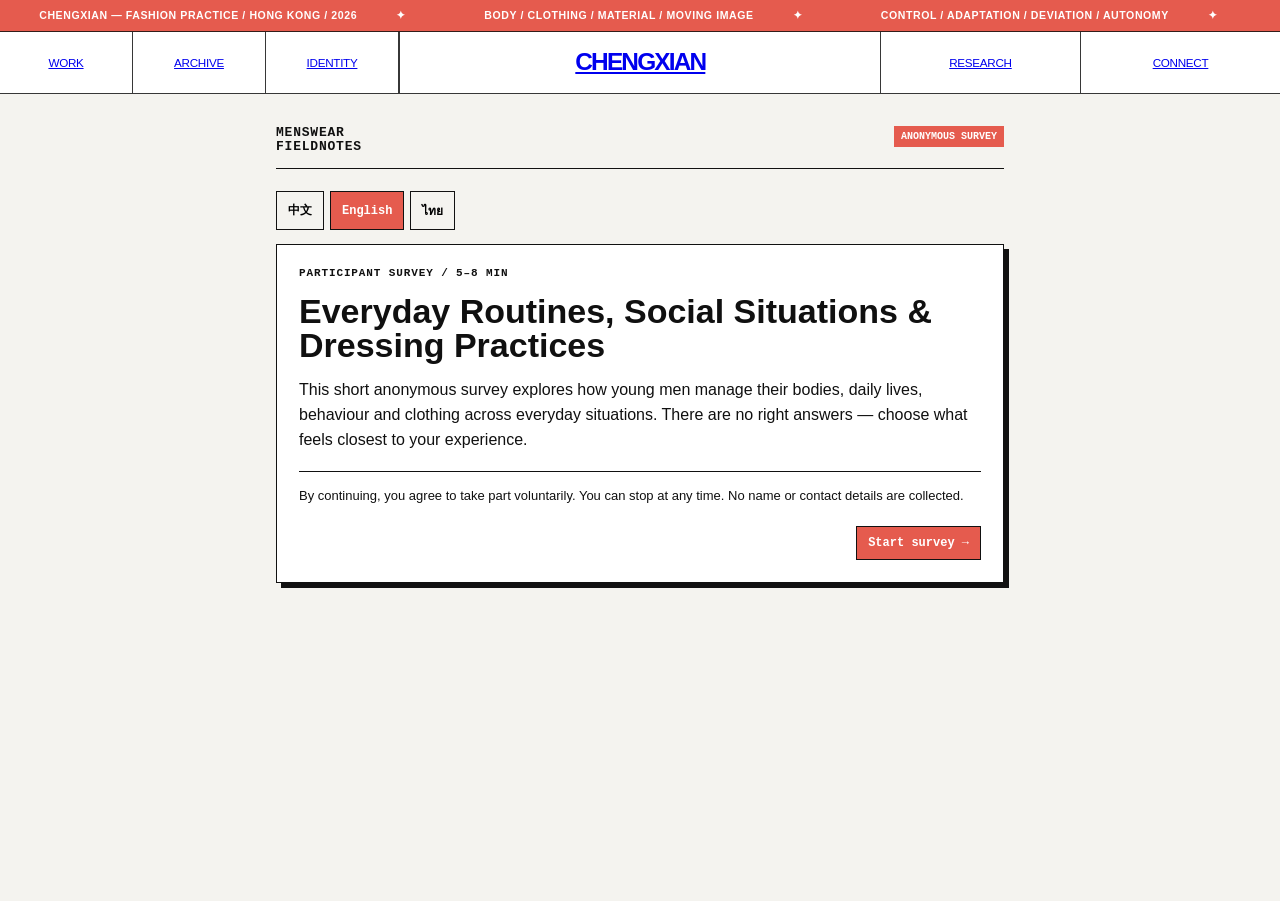
<file: survey.html>
<!doctype html>
<html lang="en"><head><meta charset="utf-8"><meta name="viewport" content="width=device-width,initial-scale=1"><title>Menswear Fieldnotes — Participant Survey</title><style>
*{box-sizing:border-box}body{margin:0;background:#f3f1eb;color:#101010;font-family:Arial,"Noto Sans Thai",sans-serif}main{max-width:680px;margin:auto;min-height:100vh;padding:18px 16px 36px}.top{display:flex;justify-content:space-between;align-items:start;border-bottom:1px solid #111;padding-bottom:14px}.brand{font:700 13px/1.1 monospace;letter-spacing:.06em}.tag{background:#c8ff00;padding:5px 7px;font:700 10px monospace}.langs{display:flex;gap:6px;margin:22px 0 14px}.langs button,.back,button{border:1px solid #111;background:transparent;padding:9px 11px;font:700 12px monospace;cursor:pointer}.langs button.active,.next{background:#c8ff00}.card{background:#fff;border:1px solid #111;padding:22px;box-shadow:5px 5px 0 #111}.eyebrow{font:700 11px monospace;letter-spacing:.08em}.progress{height:6px;background:#ddd;margin:18px 0}.progress i{display:block;background:#c8ff00;height:100%;transition:.2s}.qnum{font:700 12px monospace}.question{font-size:22px;line-height:1.25;margin:12px 0 18px}.hint{font-size:13px;line-height:1.5;color:#555}.options{display:grid;gap:8px;margin:18px 0}.option{display:flex;align-items:center;gap:10px;border:1px solid #111;padding:12px;cursor:pointer;font-size:15px;line-height:1.3}.option:has(input:checked){background:#c8ff00}.option input{accent-color:#111}.actions{display:flex;justify-content:space-between;gap:10px;margin-top:20px}.next{min-width:115px}.intro h1{font-size:34px;line-height:1;margin:15px 0}.intro p{line-height:1.55}.consent{font-size:13px;border-top:1px solid #111;padding-top:14px;margin-top:18px}.end h1{font-size:30px}.summary{white-space:pre-wrap;background:#f3f1eb;border:1px solid #111;padding:12px;font:12px/1.45 monospace;max-height:280px;overflow:auto}.end .actions{flex-wrap:wrap;justify-content:flex-start}.small{font-size:12px;color:#555;margin-top:20px}@media(max-width:420px){.question{font-size:20px}.card{padding:18px}main{padding:14px 12px 28px}}
</style><link rel="stylesheet" href="brand-chrome.css"></head><body class="survey-page"><div class="announcement" aria-label="Current practice"><div class="announcement__track" aria-hidden="true"><span>CHENGXIAN — Fashion practice / Hong Kong / 2026</span><span>Body / Clothing / Material / Moving Image</span><span>Control / Adaptation / Deviation / Autonomy</span><span>CHENGXIAN — Fashion practice / Hong Kong / 2026</span><span>Body / Clothing / Material / Moving Image</span><span>Control / Adaptation / Deviation / Autonomy</span></div></div><header class="brand-header"><nav class="brand-header__group brand-header__group--left" aria-label="Primary navigation"><a class="brand-header__link" href="./#work">Work</a><a class="brand-header__link" href="./#archive">Archive</a><a class="brand-header__link" href="personal-identity.html">Identity</a></nav><a class="brand-header__mark" href="./" aria-label="CHENGXIAN home"><span>CHENGXIAN</span></a><nav class="brand-header__group brand-header__group--right" aria-label="Secondary navigation"><a class="brand-header__link" href="survey.html" aria-current="page">Research</a><a class="brand-header__link" href="connect.html">Connect</a></nav></header><main><div class="top"><div class="brand">MENSWEAR<br>FIELDNOTES</div><div class="tag" id="tag">ANONYMOUS SURVEY</div></div><div class="langs"><button data-l="zh">中文</button><button class="active" data-l="en">English</button><button data-l="th">ไทย</button></div><div id="app"></div></main><script>
const D={en:{tag:'ANONYMOUS SURVEY',start:'Start survey',next:'Next',back:'Back',select:'Select all that apply',one:'Choose one',introTitle:'Everyday Routines, Social Situations & Dressing Practices',intro:'This short anonymous survey explores how young men manage their bodies, daily lives, behaviour and clothing across everyday situations. There are no right answers — choose what feels closest to your experience.',consent:'By continuing, you agree to take part voluntarily. You can stop at any time. No name or contact details are collected.',done:'Thank you for taking part.',doneText:'Your answers are ready to copy or share. Please send the response summary to the researcher through the channel where you received this survey.',copy:'Copy response',share:'Share response',copied:'Copied!',extra:'Anything else you would like to add?',skip:'Skip'},zh:{tag:'匿名问卷',start:'开始填写',next:'下一题',back:'上一题',select:'可多选',one:'请选择一项',introTitle:'日常生活、社交情境与穿着实践',intro:'这份匿名短问卷关注年轻男性如何在不同日常情境中安排自己的身体、生活、行为与穿着。没有正确答案，请选择最接近你真实经验的选项。',consent:'继续即表示你自愿参与；你可以随时停止。问卷不会收集姓名或联系方式。',done:'感谢你的参与。',doneText:'你的回答已整理好，可以复制或分享。请通过你收到问卷的渠道，把回答摘要发回给研究者。',copy:'复制回答',share:'分享回答',copied:'已复制！',extra:'还有什么想补充的吗？',skip:'跳过'},th:{tag:'แบบสอบถามไม่ระบุตัวตน',start:'เริ่มทำแบบสอบถาม',next:'ถัดไป',back:'ย้อนกลับ',select:'เลือกได้มากกว่าหนึ่งข้อ',one:'เลือกหนึ่งข้อ',introTitle:'กิจวัตร สถานการณ์ทางสังคม และการแต่งกาย',intro:'แบบสอบถามสั้นแบบไม่ระบุตัวตนนี้ศึกษาว่าผู้ชายวัยหนุ่มจัดการร่างกาย ชีวิตประจำวัน พฤติกรรม และการแต่งกายในสถานการณ์ต่าง ๆ อย่างไร ไม่มีคำตอบที่ถูกหรือผิด เลือกคำตอบที่ใกล้กับประสบการณ์จริงของคุณที่สุด',consent:'การดำเนินการต่อหมายถึงคุณยินยอมเข้าร่วมโดยสมัครใจ และหยุดได้ทุกเมื่อ แบบสอบถามจะไม่เก็บชื่อหรือข้อมูลติดต่อ',done:'ขอบคุณที่เข้าร่วม',doneText:'คำตอบของคุณพร้อมให้คัดลอกหรือแชร์แล้ว กรุณาส่งสรุปคำตอบกลับไปยังผู้วิจัยผ่านช่องทางที่คุณได้รับแบบสอบถาม',copy:'คัดลอกคำตอบ',share:'แชร์คำตอบ',copied:'คัดลอกแล้ว!',extra:'มีสิ่งอื่นที่อยากเพิ่มเติมไหม?',skip:'ข้าม'}};
const qs=[
['A',1,1,['A typical day: what matters most in your routine?','在典型的一天里，哪些安排对你最重要？','ในวันปกติ อะไรสำคัญที่สุดในกิจวัตรของคุณ'],['Work or study','Exercise / body','Appearance / grooming','Food / rest','Friends / social life','Planning / being in control'],['工作或学习','运动／身体','外貌／护理','饮食／休息','朋友／社交','计划／掌控感'],['งานหรือการเรียน','การออกกำลังกาย / ร่างกาย','รูปลักษณ์ / การดูแลตัวเอง','อาหาร / การพักผ่อน','เพื่อน / ชีวิตสังคม','การวางแผน / ควบคุมชีวิต'],1],
['A',2,1,['Which habits do you actively maintain?','你会主动维持哪些习惯？','คุณตั้งใจรักษานิสัยใดบ้าง'],['Fitness or health','Sleep or diet','Grooming / skincare','Mental wellbeing','How I appear socially','None in particular'],['健身或健康','睡眠或饮食','护理／护肤','心理状态','社交中的呈现','没有特别的'],['สุขภาพหรือการออกกำลังกาย','การนอนหรืออาหาร','การดูแลตัวเอง / ผิวพรรณ','สุขภาวะทางใจ','ภาพลักษณ์ทางสังคม','ไม่มีเป็นพิเศษ'],1],
['A',3,0,['When your routines are disrupted, what do you usually do?','当习惯被打乱时，你通常怎么做？','เมื่อกิจวัตรถูกรบกวน ปกติคุณทำอย่างไร'],['Keep to the plan','Adjust the routine','Pause it for a while','Feel anxious / out of rhythm','It depends'],['坚持原计划','调整安排','暂时放下','焦虑／失去节奏','看情况'],['ยึดตามแผนเดิม','ปรับกิจวัตร','พักไว้ชั่วคราว','รู้สึกกังวล / เสียจังหวะ','แล้วแต่สถานการณ์'],0],
['A',4,0,['Have you had a period when a habit became especially intense?','是否有一段时间，某种习惯变得特别严格或投入？','เคยมีช่วงที่นิสัยบางอย่างเข้มงวดหรือใช้เวลามากเป็นพิเศษไหม'],['Body / health','Appearance','Work / study','Mindset / self-discipline','Not really'],['身体／健康','外貌','工作／学习','心态／自律','没有'],['ร่างกาย / สุขภาพ','รูปลักษณ์','งาน / การเรียน','ความคิด / วินัยในตนเอง','ไม่ค่อยมี'],0],
['B',5,1,['How do people close to you usually describe you?','熟悉你的人通常会怎样形容你？','คนใกล้ชิดมักอธิบายคุณว่าอย่างไร'],['Calm / rational','Friendly / outgoing','Strong / distant','Sensitive / gentle','Adaptable','Different from how I see myself'],['冷静／理性','友好／外向','强势／有距离感','敏感／温和','适应力强','和我看待自己不一样'],['สงบ / มีเหตุผล','เป็นมิตร / เข้าสังคมเก่ง','เข้มแข็ง / ดูห่างเหิน','อ่อนไหว / อ่อนโยน','ปรับตัวเก่ง','ต่างจากที่ฉันมองตัวเอง'],1],
['B',6,1,['In an unfamiliar setting, what do you notice first?','进入陌生环境时，你会先观察什么？','เมื่ออยู่ในสถานที่ไม่คุ้นเคย คุณสังเกตอะไรก่อน'],['People and relationships','Mood and way of speaking','Clothing and appearance','Unspoken rules','My role in the room','Nothing in particular'],['人和关系','氛围与说话方式','穿着与外貌','未说出口的规则','我在场中的角色','没什么特别的'],['ผู้คนและความสัมพันธ์','บรรยากาศและวิธีพูด','การแต่งกายและรูปลักษณ์','กฎที่ไม่ได้พูดออกมา','บทบาทของฉันในสถานที่นั้น','ไม่มีเป็นพิเศษ'],1],
['B',7,1,['In which settings do you change how you present yourself?','在哪些场景中，你会改变自己的呈现方式？','คุณเปลี่ยนวิธีนำเสนอตัวเองในสถานการณ์ใดบ้าง'],['School / work','With friends','Family','Social events / dating','Online','Around strangers'],['学校／工作','和朋友','家庭','社交活动／约会','线上','陌生人面前'],['โรงเรียน / ที่ทำงาน','กับเพื่อน','ครอบครัว','กิจกรรมสังคม / เดต','ออนไลน์','อยู่กับคนแปลกหน้า'],1],
['B',8,1,['What personal boundaries matter to you in these settings?','在这些场景中，你会为自己定义哪些界限？','ในสถานการณ์เหล่านี้ คุณกำหนดขอบเขตส่วนตัวอะไรบ้าง'],['What I say / discuss','Physical distance','Feelings or private information','Clothing or body exposure','Time / social availability','I rarely define boundaries'],['说话内容／话题','身体距离','情绪或私人信息','穿着或身体暴露程度','时间／社交可得性','我很少定义界限'],['สิ่งที่พูด / หัวข้อสนทนา','ระยะห่างทางกาย','ความรู้สึกหรือข้อมูลส่วนตัว','การแต่งกายหรือการเผยร่างกาย','เวลา / ความพร้อมทางสังคม','ฉันไม่ค่อยกำหนดขอบเขต'],1],
['B',9,1,['When the atmosphere or unspoken rules affect you, what do you change — and what do you keep?','当现场气氛或未说出口的规则影响你时，你会改变什么，又会坚持什么？','เมื่อบรรยากาศหรือกฎที่ไม่ได้พูดส่งผลต่อคุณ คุณปรับอะไร และรักษาอะไรไว้'],['Speech / tone','Emotion / energy','Posture / body language','Clothes / grooming','Online self-presentation','I usually do not change much'],['说话方式／语气','情绪／能量','姿势／肢体语言','穿着／打理','线上呈现','我通常不会改变太多'],['คำพูด / น้ำเสียง','อารมณ์ / พลังงาน','ท่าทาง / ภาษากาย','เสื้อผ้า / การดูแลตัวเอง','การนำเสนอตัวเองออนไลน์','ปกติฉันไม่ค่อยเปลี่ยน'],1],
['B',10,0,['When you adapt, does it feel like a choice or a necessity?','当你调整自己时，这更像是主动选择还是当下不得不做的事？','เมื่อคุณปรับตัว รู้สึกว่าเป็นทางเลือกหรือความจำเป็น'],['Mostly my own choice','Both choice and context','Necessary to fit in','An automatic habit','It varies'],['大多是自己的选择','选择和环境都有','为了融入而不得不做','已经成为习惯','因情况而异'],['ส่วนใหญ่เป็นทางเลือกของฉัน','ทั้งทางเลือกและบริบท','จำเป็นเพื่อให้เข้ากับคนอื่น','เป็นนิสัยโดยอัตโนมัติ','แล้วแต่สถานการณ์'],0],
['C',11,1,['Over the past week, where did the clothes you wore matter most?','过去一周里，你穿的衣服在哪些场景中最重要？','ในสัปดาห์ที่ผ่านมา เสื้อผ้าที่คุณใส่สำคัญที่สุดในสถานการณ์ใด'],['School / work','Friends','Social event / date','Family','Commuting / movement','Photos / online'],['学校／工作','朋友聚会','社交活动／约会','家庭','通勤／活动','拍照／线上'],['โรงเรียน / งาน','เพื่อน','กิจกรรมสังคม / เดต','ครอบครัว','การเดินทาง / การเคลื่อนไหว','รูปภาพ / ออนไลน์'],1],
['C',12,1,['When moving between settings, what do you adjust first?','在不同场景之间转换时，你通常最先调整什么？','เมื่อย้ายจากสถานการณ์หนึ่งไปอีกสถานการณ์หนึ่ง คุณปรับอะไรก่อน'],['Fit / layers','Colour / print','Fabric / comfort','Shoes / bag / accessories','Hair / grooming','I do not usually change'],['版型／层次','颜色／图案','面料／舒适度','鞋／包／配饰','头发／打理','通常不调整'],['ทรง / เลเยอร์','สี / ลวดลาย','เนื้อผ้า / ความสบาย','รองเท้า / กระเป๋า / เครื่องประดับ','ผม / การดูแลตัวเอง','ปกติไม่เปลี่ยน'],1],
['C',13,1,['What do your core clothing items give you besides appearance?','除了外观，常穿的核心单品还带给你什么？','นอกจากรูปลักษณ์ เสื้อผ้าชิ้นหลักของคุณให้อะไรแก่คุณ'],['Comfort / ease of movement','Confidence / strength','Protection / safety','Belonging / fitting in','Privacy / being less seen','Self-expression'],['舒适／活动方便','自信／力量感','保护／安全感','融入／合适','私人感／不被看见','自我表达'],['ความสบาย / เคลื่อนไหวสะดวก','ความมั่นใจ / ความเข้มแข็ง','การปกป้อง / ความปลอดภัย','ความเป็นส่วนหนึ่ง / เข้ากันได้','ความเป็นส่วนตัว / ไม่เป็นจุดสนใจ','การแสดงตัวตน'],1],
['C',14,1,['What would an ideal garment help you do or feel?','理想的衣服能帮助你做什么或让你感觉怎样？','เสื้อผ้าในอุดมคติควรช่วยให้คุณทำอะไรหรือรู้สึกอย่างไร'],['Move freely','Change quickly between situations','Feel comfortable / supported','Feel covered / protected','Express presence / identity','Work across many settings'],['自由活动','快速转换场景','舒适／被支持','遮蔽／被保护','表达存在感／身份','适用于多种场景'],['เคลื่อนไหวได้อย่างอิสระ','เปลี่ยนสถานการณ์ได้รวดเร็ว','สบาย / ได้รับการรองรับ','ปกปิด / ได้รับการปกป้อง','แสดงตัวตน / การมีอยู่','ใช้ได้ในหลายสถานการณ์'],1]
];let lang='en',step=-1,ans={};const $=s=>document.querySelector(s);function L(a){return a[{en:0,zh:1,th:2}[lang]]}function render(){document.documentElement.lang=lang;$('#tag').textContent=D[lang].tag;document.querySelectorAll('[data-l]').forEach(x=>x.classList.toggle('active',x.dataset.l===lang));if(step<0){$('#app').innerHTML=`<section class="card intro"><div class="eyebrow">PARTICIPANT SURVEY / 5–8 MIN</div><h1>${D[lang].introTitle}</h1><p>${D[lang].intro}</p><p class="consent">${D[lang].consent}</p><div class="actions"><span></span><button class="next" onclick="step=0;render()">${D[lang].start} →</button></div></section>`;return}if(step>=qs.length){const s=summary();$('#app').innerHTML=`<section class="card end"><div class="eyebrow">COMPLETE</div><h1>${D[lang].done}</h1><p>${D[lang].doneText}</p><div class="summary" id="summary"></div><div class="actions"><button onclick="copy()">${D[lang].copy}</button><button class="next" onclick="share()">${D[lang].share}</button></div><p class="small">MENSWEAR FIELDNOTES · anonymous participant response</p></section>`;$('#summary').textContent=s;return}const q=qs[step],v=ans[step]||[];$('#app').innerHTML=`<section class="card"><div class="qnum">${q[0]} / ${String(q[1]).padStart(2,'0')} · ${step+1}/${qs.length}</div><div class="progress"><i style="width:${(step/qs.length)*100}%"></i></div><h1 class="question">${L(q[2])}</h1><p class="hint">${q[6]?D[lang].select:D[lang].one}</p><div class="options">${q[3].map((_,i)=>`<label class="option"><input type="${q[6]?'checkbox':'radio'}" name="q${step}" value="${i}" ${v.includes(i)?'checked':''} onchange="pick(${step},${i},${q[6]})"><span>${L(q[5])[i]}</span></label>`).join('')}</div><div class="actions"><button class="back" onclick="step--;render()">← ${D[lang].back}</button><button class="next" onclick="step++;render()">${D[lang].next} →</button></div></section>`}function pick(s,i,m){let a=ans[s]||[];ans[s]=m?(a.includes(i)?a.filter(x=>x!==i):[...a,i]):[i]}function summary(){return 'MENSWEAR FIELDNOTES — ANONYMOUS RESPONSE\n\n'+qs.map((q,i)=>`${q[0]}${q[1]}. ${L(q[2])}\n${(ans[i]||[]).map(x=>L(q[5])[x]).join('; ')||'—'}`).join('\n\n')}async function copy(){await navigator.clipboard.writeText(summary());render();setTimeout(()=>alert(D[lang].copied),30)}async function share(){const data={title:'Menswear Fieldnotes response',text:summary()};if(navigator.share)await navigator.share(data);else copy()}document.querySelectorAll('[data-l]').forEach(b=>b.onclick=()=>{lang=b.dataset.l;render()});render();
</script><script>
function getOptions2(q){return q[{en:4,zh:5,th:6}[lang]]}
window.render=function(){document.documentElement.lang=lang;$('#tag').textContent=D[lang].tag;document.querySelectorAll('[data-l]').forEach(x=>x.classList.toggle('active',x.dataset.l===lang));if(step<0){$('#app').innerHTML=`<section class="card intro"><div class="eyebrow">PARTICIPANT SURVEY / 5–8 MIN</div><h1>${D[lang].introTitle}</h1><p>${D[lang].intro}</p><p class="consent">${D[lang].consent}</p><div class="actions"><span></span><button class="next" onclick="step=0;render()">${D[lang].start} →</button></div></section>`;return}if(step>=qs.length){const s=summary();$('#app').innerHTML=`<section class="card end"><div class="eyebrow">COMPLETE</div><h1>${D[lang].done}</h1><p>${D[lang].doneText}</p><div class="summary" id="summary"></div><div class="actions"><button onclick="copy()">${D[lang].copy}</button><button class="next" onclick="share()">${D[lang].share}</button></div><p class="small">MENSWEAR FIELDNOTES · anonymous participant response</p></section>`;$('#summary').textContent=s;return}const q=qs[step],v=ans[step]||[],o=getOptions2(q);$('#app').innerHTML=`<section class="card"><div class="qnum">${q[0]} / ${String(q[1]).padStart(2,'0')} · ${step+1}/${qs.length}</div><div class="progress"><i style="width:${(step/qs.length)*100}%"></i></div><h1 class="question">${L(q[3])}</h1><p class="hint">${q[7]?D[lang].select:D[lang].one}</p><div class="options">${o.map((_,i)=>`<label class="option"><input type="${q[7]?'checkbox':'radio'}" name="q${step}" value="${i}" ${v.includes(i)?'checked':''} onchange="pick(${step},${i},${q[7]})"><span>${o[i]}</span></label>`).join('')}</div><div class="actions"><button class="back" onclick="step--;render()">← ${D[lang].back}</button><button class="next" onclick="step++;render()">${D[lang].next} →</button></div></section>`}
window.summary=function(){return 'MENSWEAR FIELDNOTES — ANONYMOUS RESPONSE\n\n'+qs.map((q,i)=>`${q[0]}${q[1]}. ${L(q[3])}\n${(ans[i]||[]).map(x=>getOptions2(q)[x]).join('; ')||'—'}`).join('\n\n')}
render();
</script></body></html>
</file>
<file: brand-chrome.css>
/* Shared navigation chrome for CHENGXIAN's archive pages. */
:root { --brand-ink:#111111; --brand-paper:#f4f3ef; --brand-white:#ffffff; --brand-line:rgba(17,17,17,.84); --brand-signal:#e55b4e; }
.announcement {
  display:flex; align-items:center; min-height:2rem; overflow:hidden; background:var(--brand-signal); color:var(--brand-white); border-bottom:1px solid var(--brand-line); white-space:nowrap;
}
.announcement__track { display:flex; width:max-content; min-width:100%; animation:brand-ticker 30s linear infinite; font:700 .66rem/1 Arial,Helvetica,sans-serif; letter-spacing:.055em; text-transform:uppercase; }
.announcement__track span { padding:0 2.45rem; }.announcement__track span::after { content:"✦"; margin-left:2.45rem; }
@keyframes brand-ticker { from { transform:translateX(0); } to { transform:translateX(-30%); } }
.brand-header {
  position:relative; z-index:40; display:grid; grid-template-columns:minmax(0,1fr) minmax(16rem,1.2fr) minmax(0,1fr); min-height:3.8rem; background:rgba(255,255,255,.98); color:var(--brand-ink); border-bottom:1px solid var(--brand-line); font-family:Arial,Helvetica,sans-serif; text-transform:uppercase;
}
.brand-header__group { display:flex; justify-content:stretch; }.brand-header__group--left { border-right:1px solid var(--brand-line); }.brand-header__group--right { border-left:1px solid var(--brand-line); }
.brand-header__link,.brand-header__mark { display:inline-flex; flex:1 1 0; align-items:center; justify-content:center; min-height:3.8rem; padding:.82rem 1rem; border-right:1px solid var(--brand-line); font-size:.73rem; font-weight:500; letter-spacing:-.025em; text-align:center; transition:background .2s ease,color .2s ease; }
.brand-header__group--right .brand-header__link { border-right:0; border-left:1px solid var(--brand-line); }.brand-header__group--right .brand-header__link:first-child { border-left:0; }
.brand-header__link:hover,.brand-header__link:focus-visible { outline:0; background:var(--brand-ink); color:var(--brand-white); }
.brand-header__mark { width:100%; border:0; font-size:clamp(1.06rem,1.8vw,1.53rem); font-weight:700; letter-spacing:-.075em; }.brand-header__mark span { transform:scaleX(1.06); }
@media (max-width:790px) {
  .announcement__track { font-size:.58rem; }.brand-header { grid-template-columns:1fr; }.brand-header__group { overflow-x:auto; border-bottom:1px solid var(--brand-line); }.brand-header__group--left,.brand-header__group--right { border-right:0; border-left:0; justify-content:stretch; }.brand-header__group--right { border-bottom:0; }.brand-header__group--left .brand-header__link:last-child { border-right:0; }.brand-header__group--right .brand-header__link:first-child { border-left:0; }.brand-header__link { flex:1 0 auto; min-width:6.2rem; min-height:3.3rem; padding:.65rem .75rem; font-size:.62rem; }.brand-header__mark { min-height:3.55rem; order:-1; }
}
/* Survey keeps its questionnaire logic but inherits the same visual signal. */
.survey-page { background:var(--brand-paper) !important; }.survey-page main { min-height:calc(100vh - 5.8rem); max-width:760px; padding-top:2rem; }.survey-page .tag,.survey-page .langs button.active,.survey-page .next,.survey-page .option:has(input:checked) { background:var(--brand-signal); color:var(--brand-white); }.survey-page .card { box-shadow:5px 5px 0 var(--brand-ink); }.survey-page .progress i { background:var(--brand-signal); }
</file>
